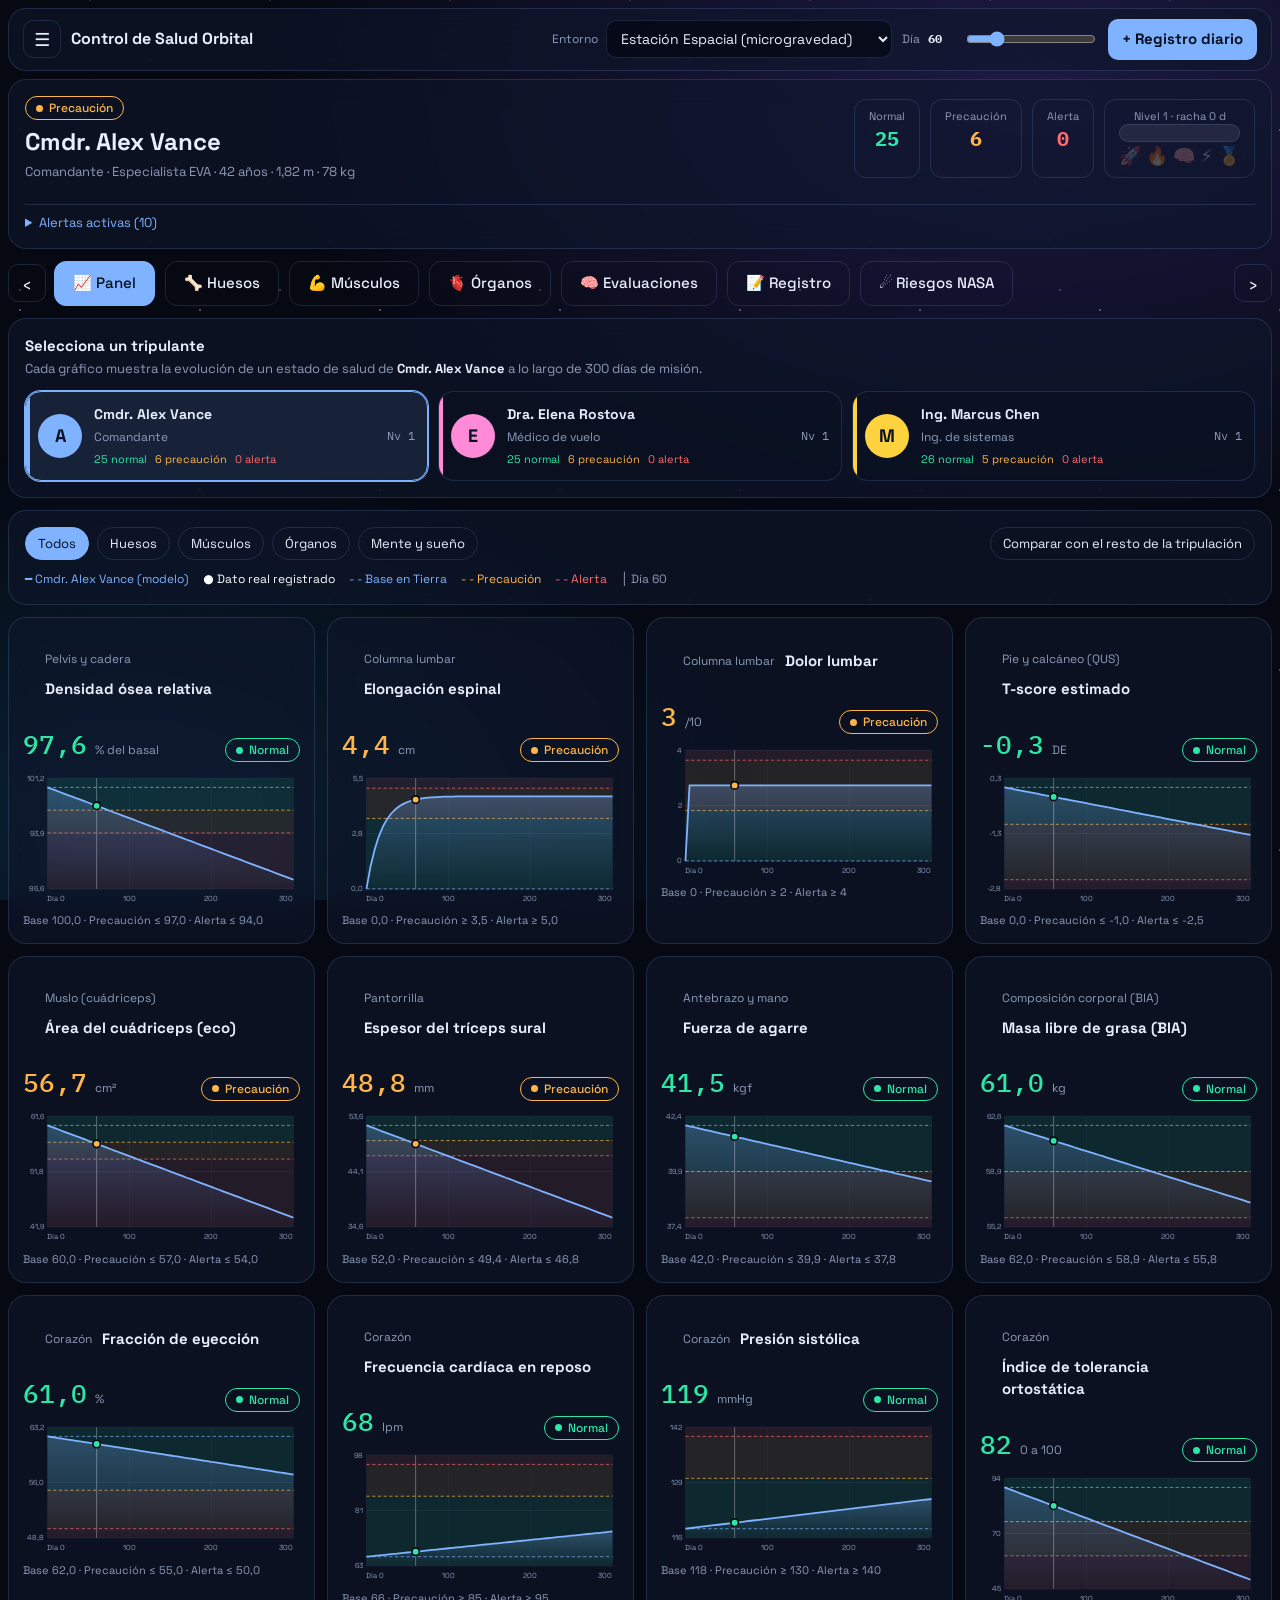
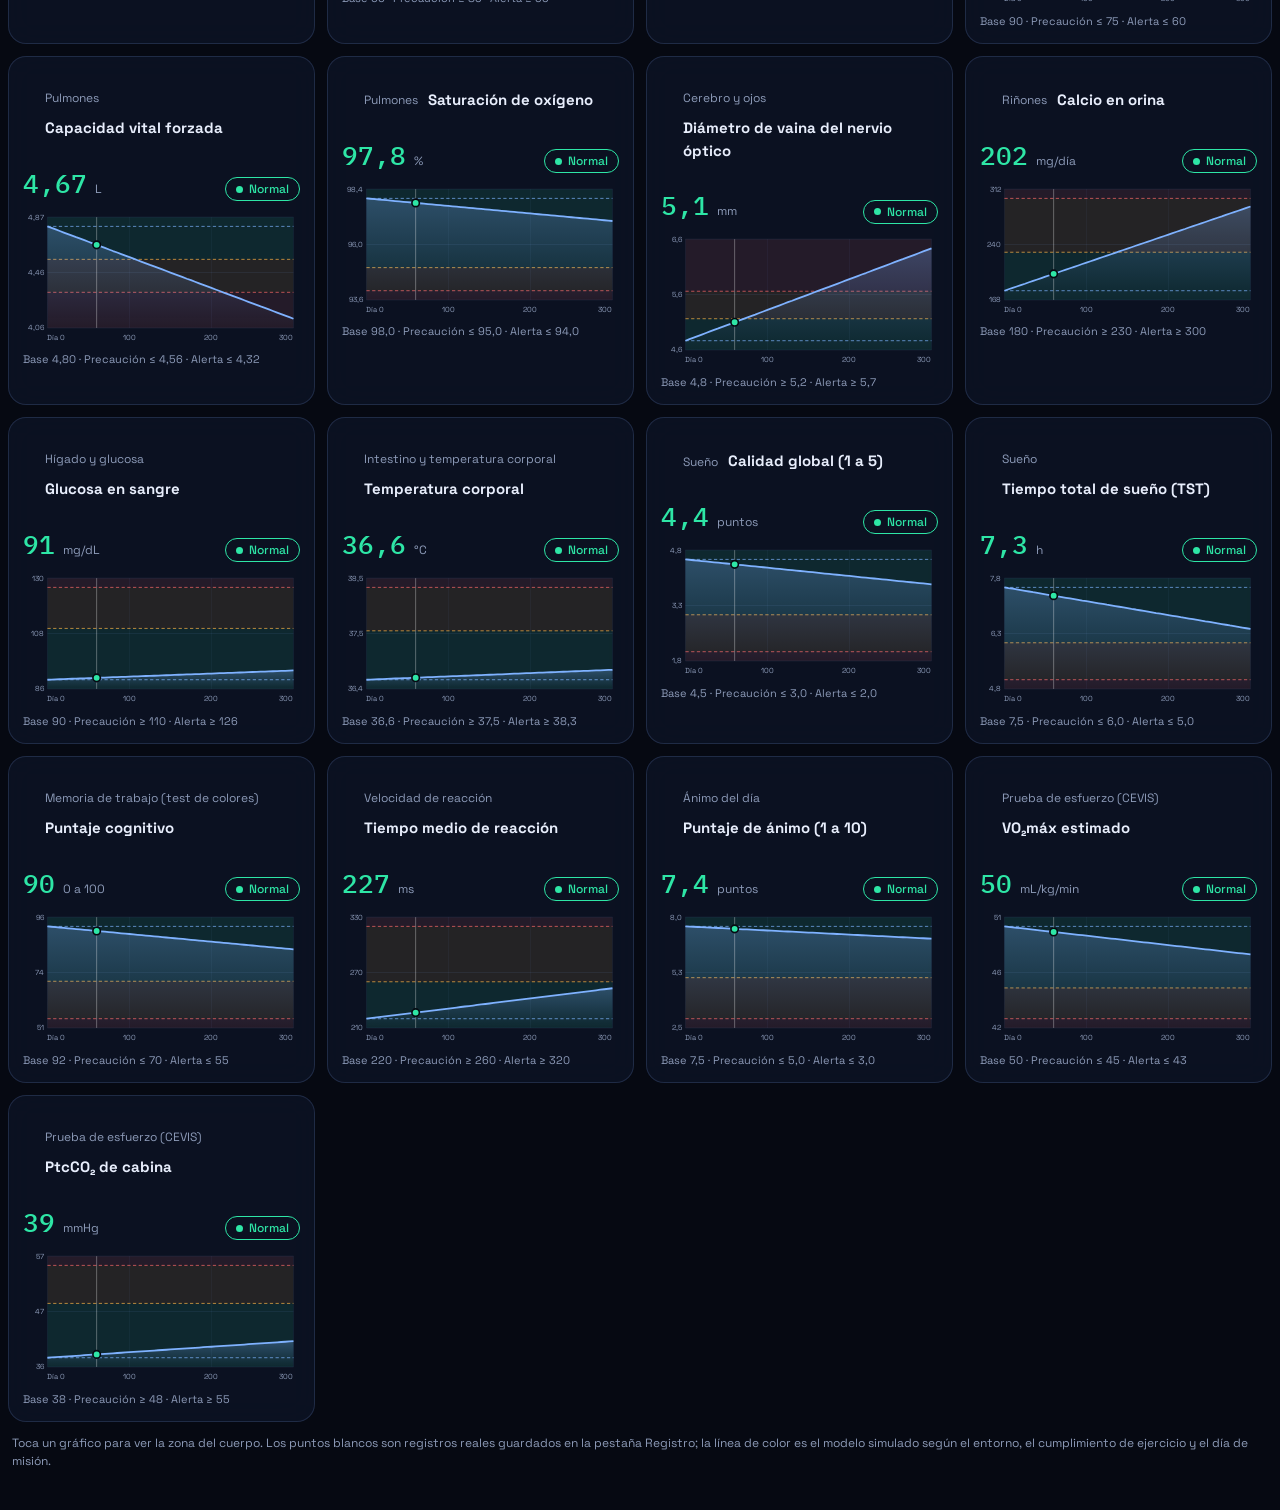
<file: index.html>
<!DOCTYPE html>
<html lang="es"><head><meta charset="UTF-8">
<meta name="viewport" content="width=device-width, initial-scale=1, viewport-fit=cover">
<title>Control de Salud Orbital</title>
<link href="https://fonts.googleapis.com/css2?family=Space+Grotesk:wght@400;500;700&family=IBM+Plex+Mono:wght@400;500&display=swap" rel="stylesheet">
<link rel="stylesheet" href="styles.css">
</head><body>
<div class="sky"><i></i><i></i></div><div id="tip" class="mono"></div><div id="toast"></div>
<header class="g"><button class="ib hb" id="hb" aria-label="Abrir menú de navegación" aria-expanded="false" aria-controls="drawer">☰</button><h1>Control de Salud Orbital</h1>
<label class="ctl xs">Entorno<select id="env"></select></label>
<label class="ctl">Día <b id="dd" class="mono" style="color:var(--tx);min-width:28px"></b><input type="range" id="day" min="0" max="300" aria-label="Día de misión"></label>
<button class="btn" id="log">+ Registro diario</button></header>
<div id="scrim"></div>
<div class="app"><aside id="drawer" class="g" aria-label="Menú de navegación"><div class="dh"><b class="mono">NAVEGACIÓN</b><button class="ib" id="dx" aria-label="Cerrar menú">✕</button></div><div class="mono sec">TRIPULACIÓN</div><div id="crew"></div><div class="mono sec">SECCIONES</div><nav id="nav" aria-label="Secciones de evaluación"></nav><div class="mono sec">SIMULACIÓN</div>
<label class="ctl" style="display:grid;margin-top:12px">Entorno de misión<select id="env2"></select></label>
<p id="envnote" style="font-size:12px;color:var(--mu)"></p>
<label class="ctl" style="display:grid;margin-top:8px">Cumplimiento de ejercicio <b id="adho" class="mono" style="color:var(--tx)"></b><input type="range" id="adh" min="0" max="100" step="5" style="width:100%"></label>
<label class="ctl" style="display:grid;margin-top:12px">Dolor lumbar (0 a 10) <b id="vaso" class="mono" style="color:var(--tx)"></b><input type="range" id="vas" min="0" max="10" step="1" style="width:100%"></label></aside>
<main class="main" style="display:grid;gap:12px"><section class="g hero" id="hero"></section>
<div class="rw"><button class="ib" data-r="tabs" data-d="-1" aria-label="Anterior">‹</button><div class="rail" id="tabs"></div><button class="ib" data-r="tabs" data-d="1" aria-label="Siguiente">›</button></div>
<div class="stage" id="stage"></div></main></div>
<dialog id="dlg"><div id="dbody"></div></dialog>
<script src="clinicalconfig.js"></script><script src="anatomy.js"></script><script src="apps.js"></script><script src="nav.js"></script>
</body></html>
</file>
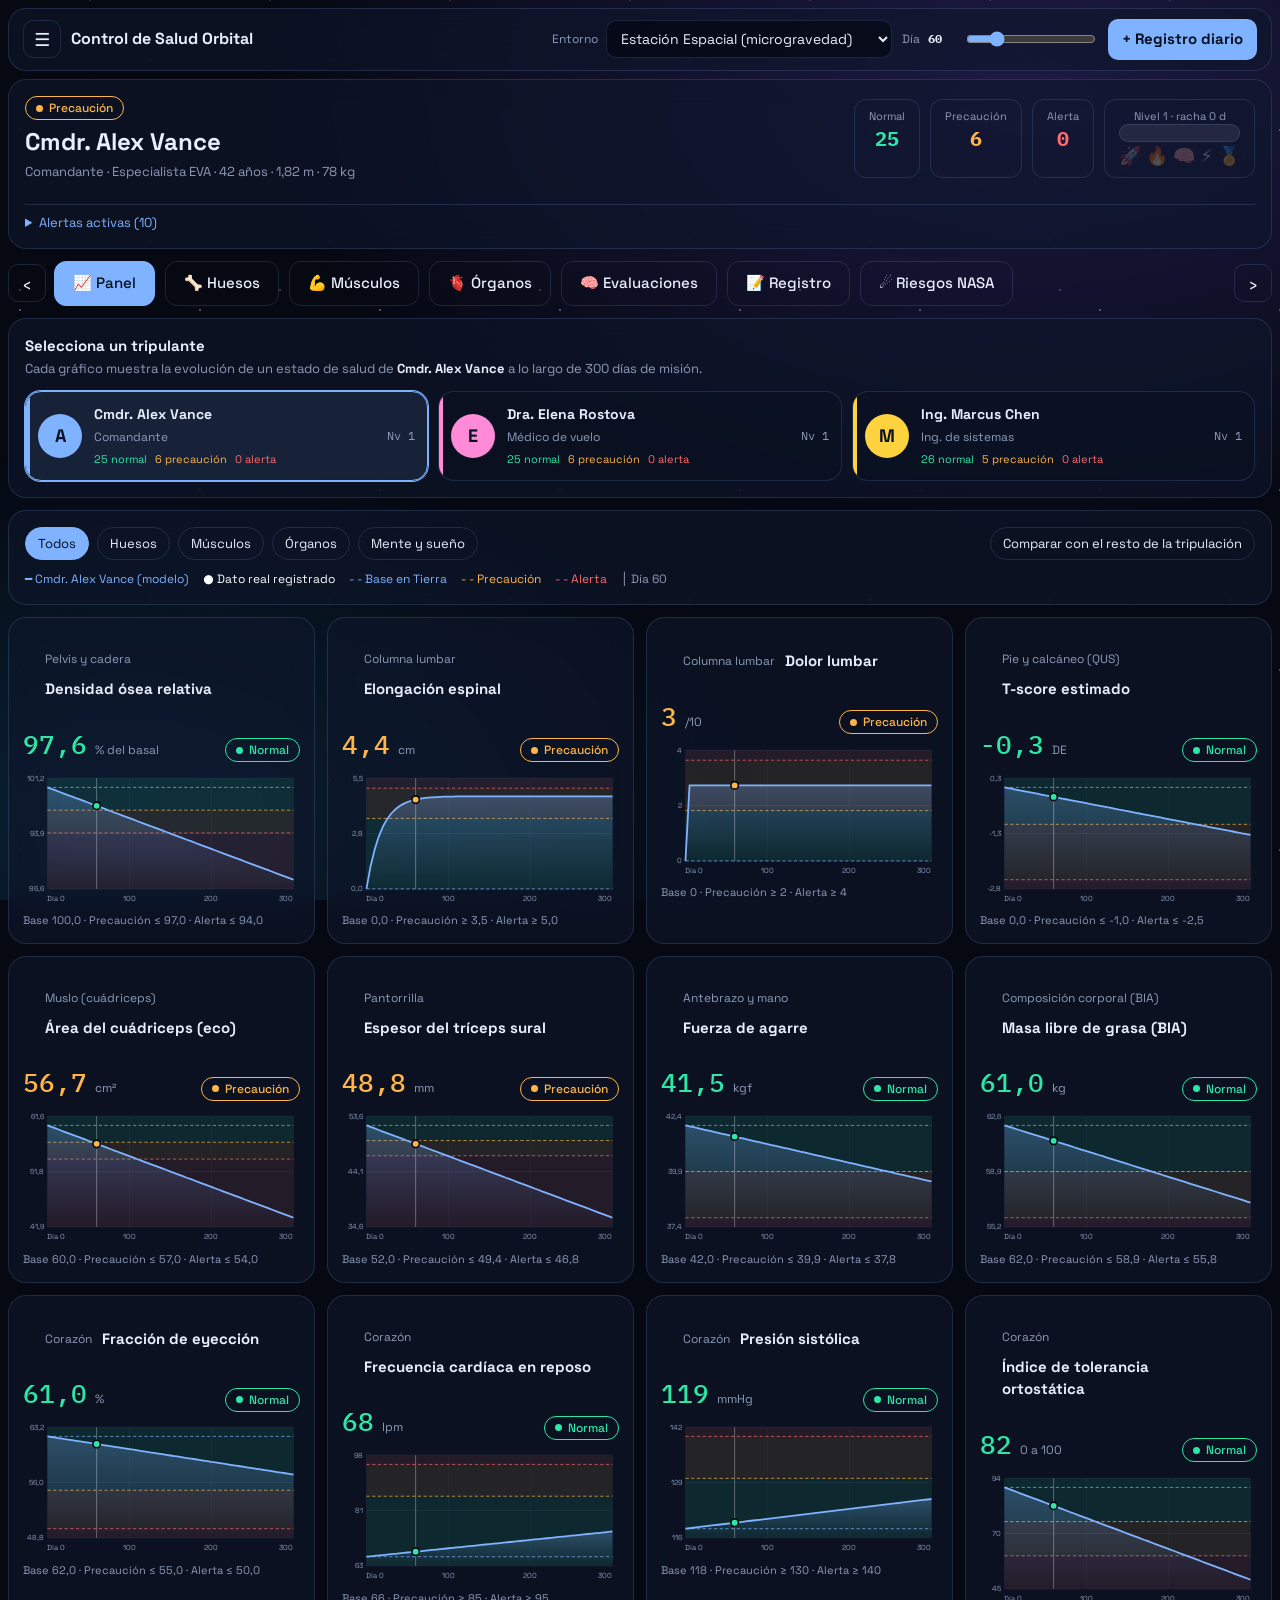
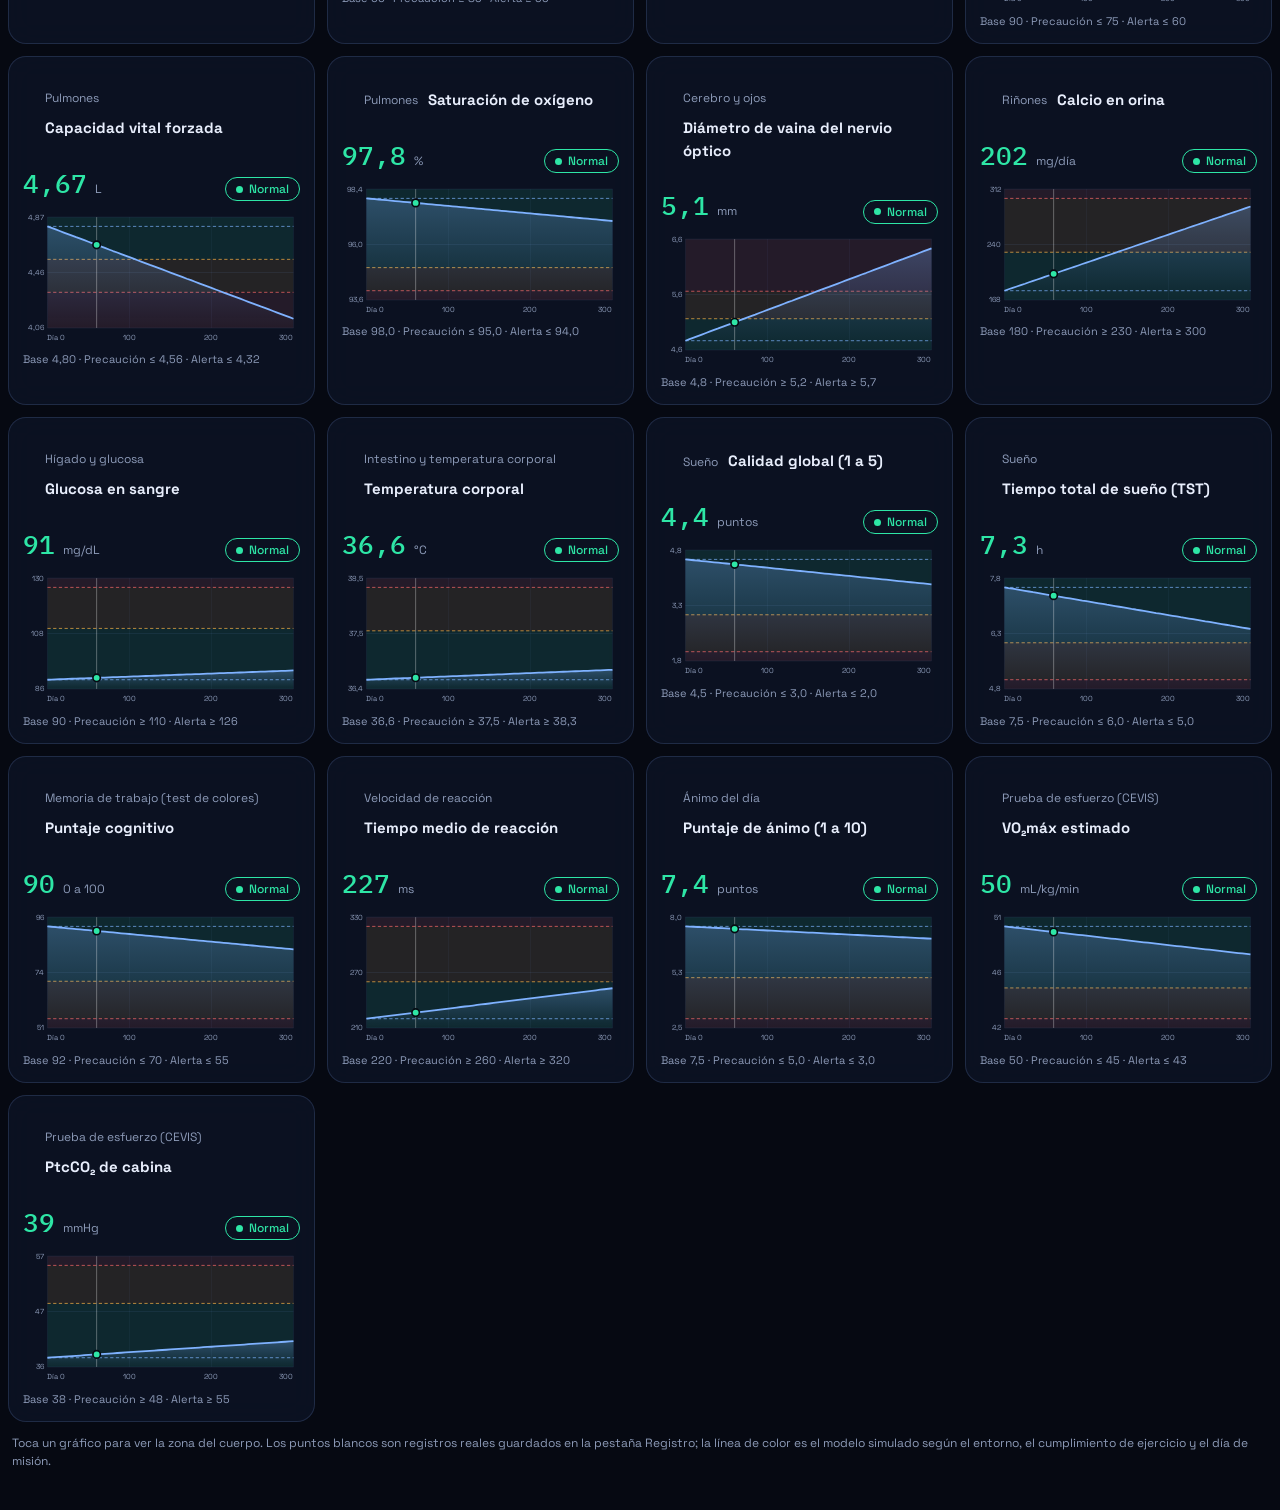
<file: control_salud_orbital_bundle.html>
<!DOCTYPE html>
<html lang="es"><head><meta charset="UTF-8">
<meta name="viewport" content="width=device-width, initial-scale=1, viewport-fit=cover">
<title>Control de Salud Orbital</title>
<link href="https://fonts.googleapis.com/css2?family=Space+Grotesk:wght@400;500;700&family=IBM+Plex+Mono:wght@400;500&display=swap" rel="stylesheet">
<style>
:root{--bg:#060912;--glass:rgba(16,24,44,.62);--line:rgba(140,180,255,.16);--tx:#e8eefc;--mu:#8d9bb8;--ac:#7fb2ff;--ok:#2ee6a6;--warn:#ffb547;--bad:#ff6b6b;color-scheme:dark;box-sizing:border-box;padding-top:env(safe-area-inset-top,0px);padding-bottom:env(safe-area-inset-bottom,0px)}
*{box-sizing:border-box}html{scroll-padding-top:env(safe-area-inset-top,0px)}
body{margin:0;background:var(--bg);color:var(--tx);font:400 15px/1.5 'Space Grotesk',system-ui,sans-serif;min-height:100vh}
.mono{font-family:'IBM Plex Mono',ui-monospace,monospace}
.sky{position:fixed;inset:0;z-index:0;pointer-events:none;background:radial-gradient(60% 50% at 80% 10%,rgba(90,70,200,.28),transparent),radial-gradient(50% 40% at 10% 90%,rgba(20,120,170,.22),transparent)}
.sky i{position:absolute;inset:-260px 0 0;background-image:radial-gradient(1.5px 1.5px at 20px 30px,#fff,transparent),radial-gradient(1px 1px at 90px 80px,#cfe0ff,transparent),radial-gradient(1.2px 1.2px at 150px 140px,#fff,transparent);background-size:180px 180px;opacity:.55;animation:drift 90s linear infinite}
.sky i+i{background-size:260px 260px;opacity:.35;animation-duration:150s}@keyframes drift{to{transform:translateY(260px)}}
.g{background:var(--glass);border:1px solid var(--line);border-radius:18px;backdrop-filter:blur(14px);-webkit-backdrop-filter:blur(14px)}
header{position:sticky;top:env(safe-area-inset-top,0px);z-index:30;display:flex;flex-wrap:wrap;gap:10px;align-items:center;padding:10px 14px;margin:8px;border-radius:16px}
header h1{font-size:16px;margin:0;font-weight:700;flex:1;min-width:140px}
.ctl{display:flex;align-items:center;gap:8px;font-size:12px;color:var(--mu)}
select,input,textarea{background:rgba(5,8,18,.7);color:var(--tx);border:1px solid var(--line);border-radius:10px;padding:8px 10px;font:inherit;font-size:14px;min-width:0}
select:focus,input:focus,textarea:focus,button:focus-visible,summary:focus-visible,.z:focus-visible{outline:2px solid var(--ac);outline-offset:2px}
input[type=range]{padding:0;accent-color:var(--ac);width:130px}button{font:inherit;color:var(--tx);cursor:pointer}
.btn{background:var(--ac);color:#06101f;border:0;border-radius:10px;padding:9px 14px;font-weight:700}.btn.o{background:transparent;color:var(--tx);border:1px solid var(--line)}.btn.sm{padding:5px 10px;font-size:13px}
.ib{background:transparent;border:1px solid var(--line);border-radius:10px;width:38px;height:38px;font-size:18px}
.app{position:relative;z-index:1;max-width:1320px;margin:0 auto;padding:0 8px 40px;display:grid;gap:12px}
#drawer{position:fixed;z-index:40;inset:0 auto 0 0;width:340px;max-width:90vw;overscroll-behavior:contain;transform:translateX(-105%);transition:transform .3s;padding:16px;border-radius:0 18px 18px 0;background:rgba(8,12,26,.95);overflow:auto}
#drawer.open{transform:none}#scrim{position:fixed;inset:0;z-index:35;background:rgba(0,0,0,.55);display:none}#scrim.on{display:block}
.crew{display:flex;gap:10px;align-items:center;width:100%;text-align:left;padding:10px;margin-bottom:8px;border-radius:14px;background:transparent;border:1px solid var(--line)}.crew.on{background:rgba(127,178,255,.14);border-color:var(--ac)}.crew b{display:block;font-size:14px}.crew span{font-size:12px;color:var(--mu)}
.av{width:36px;height:36px;border-radius:50%;display:grid;place-items:center;background:linear-gradient(135deg,#2b4fa8,#6a4fd8);font-weight:700;flex:none}
.hero{padding:16px;display:flex;flex-wrap:wrap;gap:14px;justify-content:space-between;align-items:center}.hero h2{margin:4px 0 2px;font-size:24px}.hero p{margin:0;color:var(--mu);font-size:13px}
.kp{display:flex;gap:10px;flex-wrap:wrap}.kp div{padding:8px 14px;border-radius:12px;border:1px solid var(--line);text-align:center}.kp small{display:block;color:var(--mu);font-size:11px}.kp b{font-size:20px}
.xp{height:6px;border-radius:9px;background:rgba(255,255,255,.08);overflow:hidden;min-width:120px}.xp i{display:block;height:100%;background:linear-gradient(90deg,#7fb2ff,#9b6bff)}
.bd{display:inline-flex;align-items:center;gap:6px;font-size:12px;padding:2px 10px;border-radius:99px;border:1px solid currentColor;font-weight:500}.bd:before{content:"";width:7px;height:7px;border-radius:50%;background:currentColor}
.t0{color:var(--ok)}.t1{color:var(--warn)}.t2{color:var(--bad)}.t3{color:#7b869e}
.rail{display:flex;gap:10px;overflow-x:auto;scroll-snap-type:x mandatory;scrollbar-width:none;-webkit-overflow-scrolling:touch}.rail::-webkit-scrollbar{display:none}.rail>*{scroll-snap-align:start;flex:none}
.rw{display:flex;align-items:center;gap:8px}.rw .rail{flex:1}.rw .ib{display:none}@media(min-width:900px){.rw .ib{display:block}}
.tab{padding:10px 18px;border-radius:12px;border:1px solid var(--line);background:transparent;font-weight:500;white-space:nowrap}.tab.on{background:var(--ac);color:#06101f;border-color:var(--ac)}
.stage{display:grid;gap:12px}.stage.anim>*{animation:in .4s ease}@keyframes in{from{opacity:0;transform:translateY(8px)}}
.pn{padding:16px}.svgw{display:grid;place-items:center;border-radius:14px;min-height:380px;position:relative}
svg.body{width:100%;max-width:270px;height:auto}.sil-a *{fill:none;stroke:#9ec5ff;stroke-opacity:.6;stroke-width:3;stroke-linejoin:round}.sil-b *{fill:#0a1128;stroke:none}.sil-c *{fill:url(#bs);fill-opacity:.26;stroke:none}
.gh{pointer-events:none}.gh .f{fill:rgba(190,215,255,.07);stroke:rgba(190,215,255,.2);stroke-width:.6}.gh .s{fill:none;stroke:rgba(190,215,255,.18)}.gh .d,.gh .k{fill:none;stroke:none}
.rings circle{fill:none;stroke:rgba(127,178,255,.14);stroke-dasharray:2 5}.scan{fill:rgba(127,178,255,.35);animation:scan 5s linear infinite}@keyframes scan{from{transform:translateY(0)}to{transform:translateY(470px)}}
.z{cursor:pointer;transition:color .4s,filter .4s}.z .f{fill:currentColor;fill-opacity:.62;stroke:rgba(5,8,18,.55);stroke-width:.7}.z .s{fill:none;stroke:currentColor;stroke-width:2.4;stroke-linecap:round;stroke-opacity:.9}.z .d{fill:none;stroke:rgba(5,8,18,.6);stroke-width:.9;stroke-linecap:round;pointer-events:none}.z .k{fill:#060912;fill-opacity:.85;pointer-events:none}
.z.s0{color:var(--ok);filter:drop-shadow(0 0 3px rgba(46,230,166,.6))}.z.s1{color:var(--warn);filter:drop-shadow(0 0 3px rgba(255,181,71,.7))}.z.s2{color:var(--bad);filter:drop-shadow(0 0 4px rgba(255,107,107,.85))}.z.s3{color:#6d788f;filter:none}
.z.sel .f{stroke:#fff;stroke-width:1.2;fill-opacity:.88}.z.sel{filter:drop-shadow(0 0 2px #fff) drop-shadow(0 0 7px currentColor)}.z:hover{opacity:.82}
#tip{position:fixed;z-index:60;pointer-events:none;padding:6px 10px;border-radius:10px;font-size:12px;background:rgba(5,8,18,.95);border:1px solid var(--line);display:none;white-space:nowrap}
.card{width:240px;padding:14px;border-radius:16px;border:1px solid var(--line);background:rgba(10,16,32,.55);text-align:left;display:block}.card.sel{border-color:var(--ac);box-shadow:0 0 0 1px var(--ac)}.card small{color:var(--mu)}.card .v{font-size:24px;font-weight:700;margin:4px 0}.card .v em{font-style:normal;font-size:12px;color:var(--mu);font-weight:400}
.bar{height:6px;border-radius:9px;background:rgba(255,255,255,.08);overflow:hidden;margin:8px 0}.bar i{display:block;height:100%;border-radius:9px;background:currentColor;transition:width .5s}
.src{font-size:11px;padding:1px 8px;border-radius:6px;background:rgba(127,178,255,.15);color:var(--ac);font-style:normal}.src.r{background:var(--ac);color:#06101f;font-weight:700}
details{border-top:1px solid var(--line);padding-top:8px;margin-top:8px}summary{cursor:pointer;color:var(--ac);font-size:13px}details p{color:var(--mu);font-size:13px;margin:6px 0}
.lg{display:flex;gap:14px;flex-wrap:wrap;font-size:12px;color:var(--mu);margin-top:4px}
.pl{display:grid;gap:6px;margin:8px 0}.pr{display:grid;grid-template-columns:1fr auto;gap:2px 10px;text-align:left;padding:8px 10px;border-radius:10px;border:1px solid var(--line);background:transparent;font-size:13px}.pr.on{border-color:var(--ac);background:rgba(127,178,255,.1)}.pr>span:last-child{grid-column:1/-1}.pr em{font-style:normal;font-size:11px;color:var(--mu)}
.two{display:grid;gap:12px}@media(min-width:900px){.two.fig{grid-template-columns:320px 1fr}}
@media(max-width:899px){.xs{display:none}}
dialog{border:1px solid var(--line);border-radius:18px;background:#0a1020;color:var(--tx);padding:18px;width:min(620px,94vw);max-height:92vh}dialog::backdrop{background:rgba(0,0,0,.7)}
.fg{display:grid;grid-template-columns:1fr 1fr;gap:10px}.fg label{font-size:12px;color:var(--mu);display:grid;gap:4px}.w{grid-column:1/-1}
.row{display:flex;gap:8px;flex-wrap:wrap;align-items:center}.chip{padding:6px 12px;border-radius:99px;border:1px solid var(--line);background:transparent;font-size:13px}.chip.on{background:var(--ac);color:#06101f;border-color:var(--ac)}
.sw{display:grid;grid-template-columns:repeat(5,1fr);gap:8px;margin:12px 0}.sw button{aspect-ratio:1;border-radius:14px;border:2px solid transparent;font-weight:700;color:#06101f}
.big{min-height:170px;border-radius:18px;display:grid;place-items:center;text-align:center;font-size:28px;font-weight:700;user-select:none;touch-action:manipulation;padding:12px}
table.tb{width:100%;border-collapse:collapse;font-size:12px}.tb td,.tb th{padding:6px 8px;border-top:1px solid var(--line);text-align:left;vertical-align:top}.tb th{color:var(--mu);font-weight:500}
.alert{padding:8px 12px;border-radius:12px;border:1px solid currentColor;margin:8px 0;font-size:13px}
#toast{position:fixed;left:50%;bottom:calc(20px + env(safe-area-inset-bottom,0px));transform:translateX(-50%);background:var(--ok);color:#042;padding:8px 16px;border-radius:99px;font-weight:700;opacity:0;transition:opacity .3s;z-index:70;pointer-events:none}#toast.on{opacity:1}
a{color:var(--ac)}@media(prefers-reduced-motion:reduce){*{animation:none!important;transition:none!important}}
/* ---- panel: selector de tripulante y cuadrícula de gráficos ---- */
.ccw{display:grid;gap:10px;margin-top:12px;grid-template-columns:repeat(auto-fit,minmax(240px,1fr))}
.cc{display:flex;align-items:center;gap:12px;text-align:left;padding:12px;border-radius:16px;border:1px solid var(--line);background:rgba(10,16,32,.5);position:relative;overflow:hidden}
.cc:before{content:"";position:absolute;left:0;top:0;bottom:0;width:4px;background:var(--cc)}
.cc.on{border-color:var(--cc);background:rgba(127,178,255,.1);box-shadow:0 0 0 1px var(--cc)}
.cc .av{width:44px;height:44px;font-size:18px}.ci{flex:1;min-width:0}.ci b{display:block;font-size:14px}.ci>span{font-size:12px;color:var(--mu)}
.mini{display:flex;gap:8px;flex-wrap:wrap;margin-top:4px}.mini i{font-style:normal;font-size:11px}.lv{font-size:12px;color:var(--mu)}
.cg{display:grid;gap:12px;grid-template-columns:repeat(auto-fill,minmax(300px,1fr))}
.gc{background:var(--glass);border:1px solid var(--line);border-radius:18px;padding:14px;cursor:pointer;backdrop-filter:blur(14px);-webkit-backdrop-filter:blur(14px);display:grid;gap:6px;align-content:start;transition:border-color .2s}
.gc:hover,.gc:focus-visible{border-color:var(--ac)}.gc header small{display:block;color:var(--mu);font-size:12px}.gc header b{font-size:15px}
.gv{display:flex;align-items:baseline;gap:8px;flex-wrap:wrap}.gv .mono{font-size:26px;font-weight:500}.gv em{font-style:normal;font-size:12px;color:var(--mu)}.gv .bd{margin-left:auto}
.gc footer{display:flex;justify-content:space-between;gap:8px;font-size:11px;color:var(--mu);flex-wrap:wrap}
/* ---- registro por zona ---- */
.rf{display:block;font-size:11px;color:var(--mu);margin-top:2px}.rf .bd{font-size:10px;padding:0 7px}
.zc{display:inline-flex;align-items:center;gap:6px;font-size:12px}.zc i{font-style:normal}
.tb tr.cur td{background:rgba(127,178,255,.1)}.tb .chip{padding:2px 10px;font-size:12px}
#regform .fg label{align-content:start}
@media(max-width:560px){.fg{grid-template-columns:1fr}.cg{grid-template-columns:1fr}}

.app>*,.main>*,.rw .rail{min-width:0}.main{min-width:0}.gc,.cc{min-width:0}
.two>*{min-width:0}@media(min-width:900px){.two.fig{grid-template-columns:320px minmax(0,1fr)}}
.stage,.main{grid-template-columns:minmax(0,1fr)}.stage>*{min-width:0}

/* ---- vistas (v-if), drawer jerárquico y navegación ---- */
.view{display:grid;gap:12px;min-width:0}.view [id],#insp,#regform{scroll-margin-top:calc(env(safe-area-inset-top,0px) + 96px)}
html.lock{overflow:hidden}#drawer[inert]{visibility:hidden;transition:transform .3s,visibility 0s .3s}
.dh{display:flex;justify-content:space-between;align-items:center;margin-bottom:4px}.dh b{color:var(--mu);font-size:12px;letter-spacing:.08em}
.sec{color:var(--mu);font-size:12px;margin:14px 0 8px;letter-spacing:.08em}
#nav{display:grid;gap:6px}.ng{border:1px solid var(--line);border-radius:14px;overflow:hidden}.ng.cur{border-color:var(--ac)}
.ngh{display:flex;align-items:center;gap:10px;width:100%;min-height:46px;padding:8px 12px;background:transparent;border:0;text-align:left}
.ngh b{flex:1;font-size:14px;font-weight:500}.ngh em{font-style:normal;color:var(--mu);transition:transform .2s}.ng.open .ngh em{transform:rotate(90deg)}
.ng ul{list-style:none;margin:0;padding:0 6px 6px;display:none}.ng.open ul{display:grid;gap:2px}
.nl{display:flex;justify-content:space-between;align-items:center;gap:8px;width:100%;min-height:42px;padding:8px 12px;border:0;border-radius:10px;background:transparent;text-align:left;font-size:13px}
.nl:hover{background:rgba(127,178,255,.08)}.nl.on{background:rgba(127,178,255,.18);box-shadow:inset 2px 0 var(--ac)}.nl i,.ngh i{font-style:normal;font-size:10px}

</style>
</head><body>
<div class="sky"><i></i><i></i></div><div id="tip" class="mono"></div><div id="toast"></div>
<header class="g"><button class="ib hb" id="hb" aria-label="Abrir menú de navegación" aria-expanded="false" aria-controls="drawer">☰</button><h1>Control de Salud Orbital</h1>
<label class="ctl xs">Entorno<select id="env"></select></label>
<label class="ctl">Día <b id="dd" class="mono" style="color:var(--tx);min-width:28px"></b><input type="range" id="day" min="0" max="300" aria-label="Día de misión"></label>
<button class="btn" id="log">+ Registro diario</button></header>
<div id="scrim"></div>
<div class="app"><aside id="drawer" class="g" aria-label="Menú de navegación"><div class="dh"><b class="mono">NAVEGACIÓN</b><button class="ib" id="dx" aria-label="Cerrar menú">✕</button></div><div class="mono sec">TRIPULACIÓN</div><div id="crew"></div><div class="mono sec">SECCIONES</div><nav id="nav" aria-label="Secciones de evaluación"></nav><div class="mono sec">SIMULACIÓN</div>
<label class="ctl" style="display:grid;margin-top:12px">Entorno de misión<select id="env2"></select></label>
<p id="envnote" style="font-size:12px;color:var(--mu)"></p>
<label class="ctl" style="display:grid;margin-top:8px">Cumplimiento de ejercicio <b id="adho" class="mono" style="color:var(--tx)"></b><input type="range" id="adh" min="0" max="100" step="5" style="width:100%"></label>
<label class="ctl" style="display:grid;margin-top:12px">Dolor lumbar (0 a 10) <b id="vaso" class="mono" style="color:var(--tx)"></b><input type="range" id="vas" min="0" max="10" step="1" style="width:100%"></label></aside>
<main class="main" style="display:grid;gap:12px"><section class="g hero" id="hero"></section>
<div class="rw"><button class="ib" data-r="tabs" data-d="-1" aria-label="Anterior">‹</button><div class="rail" id="tabs"></div><button class="ib" data-r="tabs" data-d="1" aria-label="Siguiente">›</button></div>
<div class="stage" id="stage"></div></main></div>
<dialog id="dlg"><div id="dbody"></div></dialog>
<script>
/* clinicalconfig.js — toda la configuración clínica. Agregar tripulantes, zonas o parámetros = añadir un objeto. */
"use strict";
const CREW=[
{id:"c1",name:"Cmdr. Alex Vance",role:"Comandante",bio:"Especialista EVA · 42 años · 1,82 m · 78 kg",age:42,sens:1,col:"#7fb2ff"},
{id:"c2",name:"Dra. Elena Rostova",role:"Médico de vuelo",bio:"Biología espacial · 38 años · 1,68 m · 62 kg",age:38,sens:1.12,col:"#ff8ad8"},
{id:"c3",name:"Ing. Marcus Chen",role:"Ing. de sistemas",bio:"Robótica y soporte · 35 años · 1,75 m · 70 kg",age:35,sens:.9,col:"#ffd23f"}];
const ENVS={iss:{n:"Estación Espacial (microgravedad)",k:1,fk:1,gz:1,lat:"0,3 s",note:"Órbita baja: microgravedad total, 16 amaneceres al día y comunicación casi inmediata con Tierra."},
mars:{n:"Tránsito a Marte (espacio profundo)",k:1.1,fk:1,gz:1,lat:"hasta 22 min",note:"Más radiación y retraso de comunicación: el tripulante debe autoevaluarse con autonomía."},
moon:{n:"Base lunar Artemis (1/6 g)",k:.5,fk:.3,gz:.2,lat:"1,3 s",note:"Gravedad parcial: la pérdida ósea y muscular es menor, pero hay polvo lunar y radiación."}};
const TABS=[{id:"panel",n:"Panel",ic:"📈",cm:""},
{id:"huesos",n:"Huesos",ic:"🦴",cm:"Protocolo ARED: sentadilla y peso muerto, bisfosfonatos y vitamina D. El cumplimiento de ejercicio se ajusta en el menú de tripulación."},
{id:"musculos",n:"Músculos",ic:"💪",cm:"Cicloergómetro y resistencia isoinercial (ARED) 45 min diarios."},
{id:"organos",n:"Órganos",ic:"🫀",cm:"Control de fluidos, sodio moderado y pantalones de presión negativa (LBNP)."},
{id:"mente",n:"Evaluaciones",ic:"🧠",cm:"Registro matutino de sueño, test de colores, reacción y ánimo; obligatorio antes de una EVA o acoplamiento."},
{id:"registro",n:"Registro",ic:"📝",cm:""},
{id:"riesgos",n:"Riesgos NASA",ic:"☄️",cm:""}];
const SN=["Normal","Precaución","Alerta","Sin sensor"];
/* ---- helpers de modelo fisiológico ---- */
const clamp=(x,a,b)=>Math.min(b,Math.max(a,x));
const P=(id,n,u,base,v,dir,y,r,d=1,x={})=>({id,n,u,base,v,dir,y,r,d,...x});
const dens=r=>P("dens","Densidad ósea relativa","% del basal",100,c=>100-r*c.m*c.f*c.k,"lt",97,94);
const load=()=>P("load","Carga mecánica diaria","% de la meta",100,c=>c.d?55+45*c.adh:100,"lt",85,70,0);
const mus=(id,n,u,b,r,ty=.05,tr=.1,d=1)=>P(id,n,u,b,c=>b*(1-r/100*c.m*c.f*c.k),"lt",b*(1-ty),b*(1-tr),d);
const mt=(id,n,u,b,r,dir,y,rd,d=1)=>P(id,n,u,b,c=>b*(1+r/100*c.m*c.f*c.k),dir,y,rd,d);
const fl=(id,n,u,b,r,dir,y,rd,d=1)=>P(id,n,u,b,c=>b*(1+r/100*c.m*c.fk),dir,y,rd,d);
const ev0=(id,n,u,fn,y,r)=>P(id,n,u,0,fn,"gt",y,r,0);
const SI0=.67*85+.28*1600-420,buaF=c=>85*(1-.012*c.m*c.f*c.k),sosF=c=>1600*(1-.0015*c.m*c.f*c.k),siF=c=>.67*buaF(c)+.28*sosF(c)-420,tF=c=>(siF(c)-SI0)/8,zF=c=>tF(c)+.4,lossF=c=>(SI0-siF(c))/SI0*100;
const fiF=c=>clamp(Math.round(6+5*Math.max(0,lossF(c))+14*Math.max(0,-(zF(c)+.5))),0,100),dH=(c)=>4.6*(1-Math.exp(-c.d/18))*c.gz;
const Z=(tab,id,n,txt,p,src,sys)=>({tab,id,n,txt,p,sys:sys||tab,src});
const BS="Modelo de pérdida ósea: ultrasonido del calcáneo (QUS), carga plantar y ARED.",MS="Ecografía muscular, dinamómetro y rendimiento en el ARED.",NO="Este órgano todavía no tiene sensor ni parámetros definidos. Se incorpora sumando una variable a su lista.";
const ZONES=[
Z("huesos","craneo","Cráneo y mandíbula","El cráneo no soporta peso, por eso casi no pierde densidad. Lo que sí se vigila es la presión dentro de la cabeza (ver Órganos, Cerebro y ojos).",[dens(0)],BS),
Z("huesos","cervical","Columna cervical","Las vértebras del cuello cargan poco peso incluso en la Tierra, así que pierden poca densidad.",[dens(.3)],BS),
Z("huesos","toracica","Columna torácica","Se mantiene bastante estable porque se apoya en la caja torácica.",[dens(.5)],BS),
Z("huesos","lumbar","Columna lumbar","En microgravedad los discos entre las vértebras absorben líquido y se expanden: la columna se alarga unos centímetros y puede doler la zona lumbar. Además las vértebras pierden carga y densidad.",[dens(1.2),P("dh","Elongación espinal","cm",0,c=>dH(c),"gt",3.5,5),P("dhp","Ganancia de estatura","%",0,c=>dH(c)/175*100,"gt",2,3),P("disc","Altura del disco L4-L5","mm",10.5,c=>10.5*(1+.028*dH(c)),"gt",11.55,12.08),P("lord","Ángulo de lordosis lumbar","°",50,c=>50*(1-.055*dH(c)),"lt",42.5,35,0),P("vas","Dolor lumbar","/10",0,c=>c.d?c.vas:0,"gt",2,4,0)],BS),
Z("huesos","costillas","Costillas y esternón","Las costillas se mueven con cada respiración, por eso conservan mejor su densidad.",[dens(.2)],BS),
Z("huesos","humero","Hombros y brazos (clavícula, escápula, húmero)","Los brazos no soportan peso en órbita, pero se usan en las caminatas espaciales y en el ejercicio resistivo.",[dens(.3)],BS),
Z("huesos","antebrazo","Antebrazo y mano","Radio, cúbito y huesos de la mano pierden poca densidad. Se controla la fatiga por el uso del traje de actividad extravehicular.",[dens(.3)],BS),
Z("huesos","pelvis","Pelvis y cadera","La pelvis normalmente sostiene todo el peso del cuerpo. Sin gravedad es una de las zonas que más hueso pierde, entre 1 % y 2 % por mes sin contramedidas.",[dens(1.6)],BS),
Z("huesos","femur","Fémur y rótula","Es el hueso más largo y carga peso al caminar. En órbita se adelgaza si no se compensa con ejercicio resistivo.",[dens(1.3),load()],BS),
Z("huesos","tibia","Tibia y peroné","Reciben el impacto de cada paso en la Tierra. En flotación esa carga desaparece y el hueso empieza a reabsorberse.",[dens(1.1),load()],BS),
Z("huesos","pie","Pie y calcáneo (QUS)","El talón se mide con ultrasonido cuantitativo porque es hueso esponjoso muy activo. La velocidad y la atenuación de la onda cambian cuando las trabéculas se adelgazan.",[P("si","Índice de rigidez (SI)","índice",SI0,siF,"lt",SI0*.97,SI0*.92),P("sos","Velocidad del sonido (SOS)","m/s",1600,sosF,"lt",1576,1568,0),P("bua","Atenuación de banda ancha (BUA)","dB/MHz",85,buaF,"lt",80.75,78.2),P("t","T-score estimado","DE",0,tF,"lt",-1,-2.5),P("z","Z-score estimado","DE",.4,zF,"lt",-.5,-1),P("fi","Índice de fragilidad","0 a 100",6,fiF,"gt",25,50,0),load()],BS),
Z("musculos","hombros","Pectoral y hombros","El deltoides y el pectoral trabajan poco sin gravedad, pero se mantienen mejor que las piernas.",[mus("delt","Espesor del deltoides","mm",28,.9),mus("pec","Espesor del pectoral mayor","mm",22,.9)],MS),
Z("musculos","brazos","Brazos (bíceps y tríceps)","Bíceps y tríceps pierden poca masa porque se usan para desplazarse y ejercitarse.",[mus("bic","Espesor del bíceps","mm",30,.7),mus("tri","Espesor del tríceps","mm",26,.8)],MS),
Z("musculos","antebrazom","Antebrazo y mano","La fuerza de agarre se mide con dinamómetro y se compara con el valor previo al vuelo. El traje espacial agrega fatiga.",[mus("grip","Fuerza de agarre","kgf",42,.8),mus("fle","Espesor de flexores","mm",24,.6)],MS),
Z("musculos","core","Abdomen y espalda","Los músculos que sostienen la postura trabajan menos sin gravedad y pierden tono.",[mus("rec","Espesor del recto abdominal","mm",11,2),mus("ere","Espesor de erectores espinales","mm",30,1.8)],MS),
Z("musculos","cadera","Cadera y glúteos","El glúteo mayor es de los que más se activan al caminar en la Tierra y de los que más pierden en órbita.",[mus("glu","Espesor del glúteo mayor","mm",28,2.6)],MS),
Z("musculos","muslo","Muslo (cuádriceps)","El cuádriceps es el gran músculo antigravitatorio. Si el área de corte baja de 60 a 52 cm² en tres meses, el software calcula el porcentaje de cambio y avisa.",[mus("quad","Área del cuádriceps (eco)","cm²",60,3.6),mus("isq","Área de isquiotibiales (eco)","cm²",34,2.6),mus("ared","Repeticiones en ARED (sentadilla, 80 kgf)","rep",15,3,.1,.2)],MS),
Z("musculos","pantorrilla","Pantorrilla","Sóleo y gastrocnemio sostienen el cuerpo de pie y son los que más rápido se atrofian en microgravedad.",[mus("sur","Espesor del tríceps sural","mm",52,4),mus("tal","Elevación de talones (rep)","rep",25,3.5,.1,.2)],MS),
Z("musculos","bia","Composición corporal (BIA)","La bioimpedancia, con electrodos en manos y pies, estima la masa libre de grasa y el agua corporal total; separa pérdida muscular de cambios de líquidos.",[mus("ffm","Masa libre de grasa (BIA)","kg",62,1.1),P("tbw","Agua corporal total (BIA)","L",45,c=>45*(1-.01*c.m*c.fk),"none",0,0)],"Bioimpedancia eléctrica."),
Z("organos","cerebro","Cerebro y ojos","En microgravedad los líquidos suben hacia la cabeza. Esto puede aumentar la presión dentro del cráneo y deformar la parte posterior del ojo. Se mide la vaina del nervio óptico con ecografía oftálmica.",[fl("onsd","Diámetro de vaina del nervio óptico","mm",4.8,3.5,"gt",5.2,5.7)],"Ecografía oftálmica volumétrica.","Neuro-ocular"),
Z("organos","vasos","Cuello: yugular y carótida","La sangre se acumula en el cuello y la vena yugular puede estancarse, con riesgo de coágulos. Las arterias además se vuelven más rígidas.",[P("ijv","Estasis de la vena yugular","grado 1 a 4",1,c=>1+.012*c.d*c.fk,"gt",2,3),fl("stif","Rigidez carotídea","m/s",6,2,"gt",6.36,6.72,2)],"Ecografía vascular Doppler.","Cardiovascular"),
Z("organos","pulmones","Pulmones","Sin gravedad las vísceras abdominales suben y el diafragma se eleva: baja la capacidad residual. También se vigila el polvo en cabina y tras caminatas espaciales.",[fl("fvc","Capacidad vital forzada","L",4.8,-1.4,"lt",4.56,4.32,2),fl("fev1","Volumen espiratorio en 1 s","L",3.9,-1.1,"lt",3.7,3.51,2),fl("frc","Capacidad residual funcional","L",2.6,-2.8,"lt",2.21,2.08,2),fl("spo2","Saturación de oxígeno","%",98,-.1,"lt",95,94),fl("pi","Índice de perfusión","%",4,-4,"lt",1,.5)],"Espirometría y oximetría de pulso.","Respiratorio"),
Z("organos","corazon","Corazón","Sin gravedad el corazón trabaja menos y se achica un poco. También cambia la regulación de la presión al ponerse de pie, lo que causa mareos al volver a la gravedad.",[fl("lvef","Fracción de eyección","%",62,-.8,"lt",55,50),mt("lvm","Índice de masa del ventrículo izquierdo","g/m²",80,-2.5,"lt",74,72),fl("sv","Volumen sistólico","mL",78,-2.6,"lt",70,66.3),fl("hr","Frecuencia cardíaca en reposo","lpm",66,1.2,"gt",85,95,0),fl("hrv","Variabilidad de la frecuencia (RMSSD)","ms",52,-4,"lt",45,39,0),fl("ort","Índice de tolerancia ortostática","0 a 100",90,-4.5,"lt",75,60,0),fl("sbp","Presión sistólica","mmHg",118,.6,"gt",130,140,0),fl("dbp","Presión diastólica","mmHg",76,.5,"gt",85,90,0)],"Ecocardiografía, Holter, tensiómetro y prueba de presión negativa (LBNP).","Cardiovascular"),
Z("organos","higado","Hígado y glucosa","El hígado regula la glucosa. Aunque aún no tiene sensor propio, la glucosa capilar es un indicador básico de autoevaluación (estrés, nutrición y resistencia a la insulina).",[fl("glu","Glucosa en sangre","mg/dL",90,.4,"gt",110,126,0)],"Glucómetro capilar.","Metabólico"),
Z("organos","estomago","Estómago","\u200b"+NO,[],"Sin sensor.","Otro"),
Z("organos","rinones","Riñones","El hueso que se pierde libera calcio que los riñones eliminan por la orina. Junto con menos agua ingerida, sube el riesgo de cálculos renales.",[mt("cal","Calcio en orina","mg/día",180,8,"gt",230,300,0),fl("diu","Diuresis","L/día",2.4,-3,"lt",2,1.7)],"Ecografía renal y balance hídrico.","Renal"),
Z("organos","intestino","Intestino y temperatura corporal",NO+" La temperatura corporal sí se vigila como indicador básico de infección o estrés térmico.",[fl("temp","Temperatura corporal","°C",36.6,.05,"gt",37.5,38.3,1)],"Termómetro de oído o cutáneo.","Otro"),
Z("organos","vejiga","Vejiga","\u200b"+NO,[],"Sin sensor.","Otro"),
Z("mente","sueno","Sueño","Combina el anillo biométrico (actigrafía y PPG) con un autorreporte de 15 s. En órbita se duerme 6,0–6,5 h en vez de 8,5 h y cae el sueño profundo N3, clave para la hormona de crecimiento y la reparación ósea y muscular.",[fl("tst","Tiempo total de sueño (TST)","h",7.5,-1.5,"lt",6,5),fl("eff","Eficiencia del sueño","%",90,-.5,"lt",82,75,0),fl("n3","Sueño profundo N3","% del TST",20,-2,"lt",15,12,0),fl("rem","Sueño REM","% del TST",22,-1,"lt",18,15,0),fl("waso","Vigilia intra-sueño (WASO)","min",15,6,"gt",25,45,0),fl("nhrv","HRV nocturna (RMSSD)","ms",60,-1.5,"lt",54,48,0),fl("sq","Calidad global (1 a 5)","puntos",4.5,-1.5,"lt",3,2)],"Anillo biométrico (actigrafía triaxial y fotopletismografía) y autorreporte matutino.","Neurocognitivo"),
Z("mente","cognicion","Memoria de trabajo (test de colores)","Secuencia de 10 colores en menos de 45 s. Exige corteza prefrontal e hipocampo y es el primero en fallar por SANS, hipercapnia de cabina, falta de sueño o radiación. Puntaje de 0 a 100: 85+ óptimo, 70–84 normal, 55–69 deterioro leve, menos de 55 alerta crítica.",[fl("cog","Puntaje cognitivo","0 a 100",92,-1,"lt",70,55,0),fl("acc","Aciertos de posición","de 10",9.2,-1,"lt",8,7),fl("span","Racha sin error","pasos",8.5,-2,"lt",6,5),fl("lat","Latencia de inicio","ms",650,1,"gt",1000,1200,0),fl("itv","Intervalo entre toques","ms",480,1.5,"gt",560,624,0),ev0("lap","Lapsos atencionales","eventos",c=>Math.max(0,(c.d-120)/60),1,2)],"Test secuencial cromático inspirado en WinSCAT y bloques de Corsi.","Neurocognitivo"),
Z("mente","reaccion","Velocidad de reacción","Tres intentos tras el cambio de rojo a verde. El puntaje de 1 a 10 habilita caminatas espaciales con 6 o más y las bloquea con 4 o menos. Las salidas en falso restan 1 punto y un intento de más de 500 ms resta 2.",[fl("rt","Tiempo medio de reacción","ms",220,1.5,"gt",260,320,0),fl("fast","Mejor intento","ms",190,1.5,"gt",230,280,0),fl("rs","Puntaje de reacción (1 a 10)","puntos",8.5,-1,"lt",6,4),ev0("fs","Salidas en falso","eventos",c=>Math.max(0,(c.d-150)/70),1,2),ev0("rl","Intentos mayores a 500 ms","eventos",c=>Math.max(0,(c.d-180)/60),1,2)],"Adaptación de la tarea de vigilancia psicomotora (PVT) de la NASA.","Neurocognitivo"),
Z("mente","animo","Ánimo del día","Escala del 1 al 10 con etiquetas rápidas y bitácora de dos líneas. Con 3 o menos, o una caída de 4 puntos, se avisa de forma confidencial al equipo médico; 5 o 6 durante 7 días seguidos sugiere una videollamada con la familia.",[fl("mood","Puntaje de ánimo (1 a 10)","puntos",7.5,-.8,"lt",5,3)],"Autorreporte nocturno de menos de 30 s.","Emocional"),
Z("mente","esfuerzo","Prueba de esfuerzo (CEVIS)","Ergoespirometría en cicloergómetro: modo submáximo en órbita cada 15 a 21 días (se detiene al 85 % de FC máx. o RER 1,05) y máximo antes y después del vuelo. Se detiene sola con SpO₂ menor a 90 %, PtcCO₂ mayor a 55 mmHg, presión sistólica mayor a 220 mmHg o arritmia.",[mt("vo2","VO₂máx estimado","mL/kg/min",50,-.6,"lt",45,42.5,0),mt("awe","Eficiencia aeróbica del trabajo","mL O₂/min/W",10.2,.8,"gt",11.5,12.5),mt("pw","Potencia en umbral ventilatorio","W/kg",2.6,-1,"lt",2.4,2.29),mt("hrr","Recuperación de FC al minuto","lpm",22,-1.2,"lt",18,12,0),mt("borg","Esfuerzo percibido Borg (Etapa 2)","6 a 20",12,1.5,"gt",14,17,0),fl("co2","PtcCO₂ de cabina","mmHg",38,.8,"gt",48,55,0)],"Cicloergómetro con aislamiento de vibraciones y analizador de gases respiración a respiración.","Cardiopulmonar")];
/* ---- configuración de pruebas (PDF) ---- */
const MOOD=[[10,"Excelente","Con máxima energía, muy motivado y disfrutando la misión."],[9,"Muy bien","Optimista, activo y con muy buen ánimo frente a las tareas."],[8,"Bien","Tranquilo, enfocado y conforme con el trabajo del día."],[7,"Estable","Día equilibrado y normal, sin desgaste emocional."],[6,"Rutinario","Día repetitivo o en “piloto automático”, sin grandes emociones."],[5,"Plano / Aburrido","Sensación de monotonía, tedio o encierro leve."],[4,"Tenso / Nostálgico","Algo impaciente, sensible al entorno o extrañando casa."],[3,"Frustrado / Irritable","Estresado, con poca paciencia o ganas de aislarse."],[2,"Agotado","Sobrepasado por el cansancio mental o la carga de trabajo."],[1,"Muy mal","Angustia profunda, bloqueo emocional o malestar severo."]];
const TAGS=["Calma","Motivado","Rutina","Nostalgia","Cansado","Estrés"];
const REACT=[[190,10,"Excepcional","Alerta cortical máxima y respuesta ultrarrápida."],[215,9,"Óptimo alto","Excelente; apto para maniobras de alta precisión."],[240,8,"Óptimo","Rendimiento normal de un astronauta descansado."],[265,7,"Estable","Dentro del rango basal en órbita; sin fatiga."],[295,6,"Aceptable","Leve enlentecimiento, funcional para la rutina."],[325,5,"Fatiga leve","Atención reducida; vigilar sueño y CO₂."],[360,4,"Alerta amarilla","Enlentecimiento moderado; evitar tareas críticas sin supervisión."],[410,3,"Fatiga marcada","Requiere descanso antes de operar."],[480,2,"Alerta roja","Riesgo alto de error operativo."],[1e9,1,"Crítico","Bloqueo preventivo de actividades críticas o EVA."]];
const COG=[[85,"OPTIMAL","Memoria y velocidad intactas. Habilitado sin restricciones para operaciones críticas y EVA."],[70,"NORMAL_VARIATION","Leve oscilación dentro de tolerancia orbital. Mantener rutina y repetir en 24 h."],[55,"MILD_IMPAIRMENT","Deterioro leve o fatiga ejecutiva. Reasignar tareas de precisión; revisar sueño y ventilación."],[-1,"CRITICAL_ALERT","Déficit significativo. Bloqueo preventivo de tareas críticas y EVA; protocolo médico con Tierra."]];
const PALETTE=[["Rojo","#ff4d5a"],["Azul","#3d7bff"],["Verde","#2ee6a6"],["Amarillo","#ffd23f"],["Naranja","#ff8a3d"],["Violeta","#9b6bff"],["Cian","#27d8ee"],["Magenta","#ff4fd8"],["Blanco","#f2f5ff"],["Lima","#b6f23a"]];
const CPET=[["0. Reposo basal","3 min","0 W","0 rpm","Calibra el analizador y captura VO₂, VCO₂, FC, TA, SpO₂ y PtcCO₂ en reposo."],["1. Calentamiento","3 min","50 W","60–70 rpm","Activación muscular y cinética inicial de VO₂."],["2. Etapa 1 · aeróbica ligera","3 min","100 W","70–80 rpm","Metabolismo aeróbico puro (RER 0,85–0,90)."],["3. Etapa 2 · moderada","3 min","150 W","75–85 rpm","Detección del umbral ventilatorio 1 (VT1)."],["4. Etapa 3 · intensa","3 min","200 W","80–90 rpm","Transición aeróbica-anaeróbica; límite habitual del protocolo submáximo."],["5. Etapa 4+ · carga pico","2 min/escalón","+25 W","80–95 rpm","Solo en modo máximo, hasta agotamiento (RER ≥ 1,10)."],["6. Recuperación activa","3 min","40–50 W","50–60 rpm","Lavado de lactato y prevención de estancamiento venoso."],["7. Recuperación pasiva","2 min","0 W","0 rpm","Mide la recuperación de la FC (HRR) y normaliza los gases."]];
const cpetCheck=i=>{const r=[],fmax=208-.7*i.age;
if(i.hr>=.85*fmax)r.push(`FC ${i.hr} lpm ≥ 85 % de la FC máx. calculada (${Math.round(.85*fmax)} lpm)`);
if(i.spo2<90||i.spo2<i.spo2b*.96)r.push("Desaturación de oxígeno (SpO₂ menor a 90 % o caída de más del 4 % del basal)");
if(i.ptc>55)r.push("PtcCO₂ mayor a 55 mmHg: reinhalación de CO₂ alrededor del tripulante");
if(i.sbp>220||i.dbp>115||(i.sbpPrev&&i.sbpPrev-i.sbp>10))r.push("Respuesta hipertensiva o hipotensiva");
if(i.sym)r.push("Arritmia, depresión del ST o síntoma clínico (mareo, dolor torácico, calambres)");return r};
const sleepObj=s=>{const a=s.tst>=7?5:s.tst>=6.5?4:s.tst>=5.8?3:s.tst>=5?2:1,b=s.eff>88?5:s.eff>=82?4:s.eff>=75?3:s.eff>=65?2:1,c=s.n3>18?5:s.n3>=15?4:s.n3>=12?3:s.n3>=10?2:1;let o=Math.round((a+b+c)/3);if(s.waso>45)o=Math.min(o,2);return clamp(o,1,5)};
const SLEEP_CAT=["","Crítica (privación)","Deficiente","Regular","Buena","Óptima (reparadora)"];
const NO_RISK=0;
/* ---- 5 peligros del Programa de Investigación Humana de la NASA ---- */
const HAZARDS=[
{n:"Radiación espacial",ic:"☢️",eff:"Daña el ADN, debilita el sistema inmunitario y eleva el riesgo cardiovascular y de cáncer; también afecta la memoria de trabajo.",ind:"Dosímetro personal, hemograma, puntaje cognitivo, HRV.",call:"Dosis acumulada sobre el límite de misión o caída sostenida del puntaje cognitivo.",prev:"Refugiarse en zonas blindadas durante tormentas solares y registrar la dosis a diario.",go:"mente"},
{n:"Aislamiento y confinamiento",ic:"🧑‍🚀",eff:"Monotonía, tensión interpersonal, alteraciones del sueño y trastornos del ánimo.",ind:"Ánimo del día (1 a 10), horas de sueño, bitácora.",call:"Ánimo de 3 o menos, caída de 4 puntos, o 7 días seguidos en 5 o 6.",prev:"Videollamadas con la familia, variar tareas y mantener horarios de luz regulados.",go:"mente"},
{n:"Distancia de la Tierra",ic:"🌍",eff:"Sin evacuación rápida ni ayuda inmediata: el tripulante debe autoevaluarse y tratar con autonomía.",ind:"Signos vitales, glucosa, temperatura, ecografías guiadas.",call:"En Marte la comunicación demora hasta 22 minutos: las decisiones críticas son locales.",prev:"Botiquín, protocolos claros y esta propia herramienta de autoevaluación.",go:"organos"},
{n:"Campos gravitatorios",ic:"🪐",eff:"Pérdida de densidad ósea, atrofia muscular, desacondicionamiento cardiovascular y síndrome neuro-ocular (SANS).",ind:"Densidad ósea (QUS), áreas musculares, FC, vaina del nervio óptico.",call:"T-score por debajo de −1, atrofia de más del 10 % o aumento de la vaina del nervio óptico.",prev:"Ejercicio resistivo ARED, cicloergómetro, vitamina D y control de fluidos.",go:"huesos"},
{n:"Entornos cerrados hostiles",ic:"🛰️",eff:"Hipercapnia de cabina, ruido (~60 dB), microbioma alterado y mala nutrición.",ind:"PtcCO₂, sueño, glucosa, temperatura, reacción.",call:"PtcCO₂ mayor a 48 mmHg junto con enlentecimiento psicomotor.",prev:"Revisar depuradores de CO₂, ventilación del compartimento y nutrición equilibrada.",go:"mente"}];
const GUIDE=[["Presión arterial","Se mide con tensiómetro automático, sentado y en calma. En órbita tiende a ser algo menor, pero al volver a la gravedad aparecen mareos. Consultar con más de 140/90 mmHg."],["Frecuencia cardíaca","Se toma en reposo, al despertar. Una subida sostenida indica desacondicionamiento, deshidratación o estrés. Alerta con más de 95 lpm en reposo."],["Glucosa en sangre","Glucómetro capilar en ayunas. Un valor sobre 126 mg/dL requiere revisar nutrición y consultar al médico de vuelo."],["Temperatura corporal","Termómetro de oído o cutáneo. Sin convección, el calor se acumula; más de 38,3 °C requiere atención."],["Horas de sueño","Las mide el anillo biométrico. Menos de 6 h es precaución y menos de 5 h es crítico."],["Estado de ánimo","Escala del 1 al 10 y bitácora de dos líneas, en menos de 30 segundos antes de dormir."]];
const LINKS=[["NASA · 5 peligros de los vuelos espaciales","https://www.nasa.gov/hrp/hazards/"],["NASA · Riesgos de los vuelos espaciales","https://www.nasa.gov/hrp/risks/"],["NASA · Investigación en curso (HRP)","https://www.nasa.gov/hrp/ongoing-hrp-research/"],["CSA · Monitorización de radiación","https://www.asc-csa.gc.ca/eng/news/articles/2026/2026-02-26-monitoring-radiation-astronaut-health.asp"],["CSA · ¿Por qué hacemos ciencia en el espacio?","https://www.asc-csa.gc.ca/eng/iss/science/why-do-we-conduct-science-experiments-in-space.asp"]];
/* ---- panel principal: indicadores que se grafican por tripulante [zona, parámetro, categoría] ---- */
const CATS=[["all","Todos"],["huesos","Huesos"],["musculos","Músculos"],["organos","Órganos"],["mente","Mente y sueño"]];
const PANEL=[["pelvis","dens","huesos"],["lumbar","dh","huesos"],["lumbar","vas","huesos"],["pie","t","huesos"],
["muslo","quad","musculos"],["pantorrilla","sur","musculos"],["antebrazom","grip","musculos"],["bia","ffm","musculos"],
["corazon","lvef","organos"],["corazon","hr","organos"],["corazon","sbp","organos"],["corazon","ort","organos"],["pulmones","fvc","organos"],["pulmones","spo2","organos"],["cerebro","onsd","organos"],["rinones","cal","organos"],["higado","glu","organos"],["intestino","temp","organos"],
["sueno","sq","mente"],["sueno","tst","mente"],["cognicion","cog","mente"],["reaccion","rt","mente"],["animo","mood","mente"],["esfuerzo","vo2","mente"],["esfuerzo","co2","mente"]];

</script><script>
/* anatomy.js — modelo anatómico vectorial completo (viewBox 200×470). Se dibuja la mitad izquierda y se espeja.
   Capas: silueta + huesos, músculos y órganos. Cada zona es un <g class="z"> con data-z = id de zona. */
"use strict";
const sym=s=>`${s}<g transform="translate(200 0) scale(-1 1)">${s}</g>`;
const Rc=(x,y,w,h,r=2,c="f")=>`<rect class="${c}" x="${x}" y="${y}" width="${w}" height="${h}" rx="${r}"/>`;
const Ln=(x1,y1,x2,y2,w,c="s")=>`<path class="${c}" style="stroke-width:${w}" d="M${x1} ${y1}L${x2} ${y2}"/>`;
const El=(cx,cy,rx,ry,c="f",rot=0)=>`<ellipse class="${c}" cx="${cx}" cy="${cy}" rx="${rx}" ry="${ry}"${rot?` transform="rotate(${rot} ${cx} ${cy})"`:""}/>`;
const Ci=(cx,cy,r,c="f")=>`<circle class="${c}" cx="${cx}" cy="${cy}" r="${r}"/>`;
const Pa=(d,c="f")=>`<path class="${c}" d="${d}"/>`;
/* pila de vértebras con apófisis transversas */
const stack=(y,n,w0,w1,h,g,tp)=>Array.from({length:n},(_,i)=>{const w=w0+(w1-w0)*i/Math.max(1,n-1),yy=y+i*(h+g);
return Rc(100-w/2,yy,w,h,2)+(tp?`<path class="s" style="stroke-width:1.5" d="M${100-w/2-tp} ${yy+h/2}H${100-w/2}M${100+w/2} ${yy+h/2}H${100+w/2+tp}"/>`:"")}).join("");
/* caja torácica: 10 costillas verdaderas/falsas + 2 flotantes */
const ribs=()=>Array.from({length:10},(_,i)=>{const y0=94+i*7.4,w=11+18*Math.sin(Math.PI*(i+.7)/11),x=100-w,y1=y0+14-(i>=7?(i-6)*3:0);
return sym(`<path class="s" style="stroke-width:1.9" d="M96 ${y0}C${100-w*.6} ${y0-7} ${x} ${y0-1} ${x} ${y0+10}C${x} ${y0+20} ${100-w*.35} ${y1+5} 98.5 ${y1}"/>`)}).join("")
+sym(`<path class="s" style="stroke-width:1.7" d="M96 168C86 168 78 175 75 184M96 176C88 178 82 187 80 193"/>`);
const hand=(x)=>[[x-7,243,x-13,268],[x-3,245,x-6,271],[x+1,246,x+1,272],[x+5,245,x+8,270],[x+7,240,x+14,256]].map(l=>Ln(l[0],l[1],l[2],l[3],2.4)).join("");

const ANAT={huesos:{
craneo:Pa("M80 32C79 15 89 6 100 6s21 9 20 26c0 9-3 15-7 19l-1 5H88l-1-5c-4-4-7-10-7-19z")+Pa("M88 54L90 62Q100 68 110 62L112 54z")+El(91,35,5.5,6,"k")+El(109,35,5.5,6,"k")+Pa("M100 41l-3.5 9h7z","k")+Pa("M100 12v9M93 60h14","d"),
cervical:stack(62,7,9,12,3,1.3,3),
toracica:stack(90,12,11,15,5.6,1.4,5),
lumbar:stack(176,5,15,18,7.5,2,6),
costillas:ribs()+Pa("M93 87H107L108 99H106V138L100 148L94 138V99H92Z"),
humero:sym(Ln(97,88,72,85,3.2)+Ln(72,85,60,84,3.2)+Pa("M85 96L67 92Q62 100 66 112L73 134Q81 124 85 110z")+Ci(59,93,6.5)+Ln(58,97,47,160,5.6)+El(47,163,7.2,4.6,"f",-12)),
antebrazo:sym(Ln(52,166,43,228,3.6)+Ln(45,166,36,226,3.4)+El(39,236,7,6)+hand(40)),
pelvis:sym(Pa("M98 200C86 195 68 197 61 211C57 224 62 238 69 246L71 262L83 266L91 259L97 254L97 244L93 233L93 221L98 214z")+Ci(74,243,4.3,"k")+El(83,254,4.4,6.5,"k"))+Pa("M90 222H110L105 250L100 262L95 250z")+Pa("M97 259h6l-3 9z")+Pa("M100 226V256","d"),
femur:sym(Ci(72,241,7)+Ln(72,243,65,254,6)+El(65,254,4.5,6)+Ln(67,258,79,340,7.5)+El(79,347,10.5,6.5)+El(81,356,5,6.5)),
tibia:sym(El(80,361,11,3.8)+Ln(81,364,81,430,6)+Ln(72,366,74,434,3.4)+El(81,437,6,5)+El(73,437,3.6,5)),
pie:sym(El(82,443,7.5,5.5)+[[76,449,72,459],[79,450,77,461],[82,450,82,462],[85,450,87,461],[88,449,92,458]].map(l=>Ln(l[0],l[1],l[2],l[3],2.4)).join(""))},
musculos:{
hombros:sym(Pa("M94 60C91 68 92 77 96 86L100 86C98 77 98 69 98 62z")+Pa("M95 68C86 74 74 79 62 84L66 92C76 90 88 84 97 80z")+Pa("M97 94C88 90 76 93 68 101C67 111 73 124 84 129C91 129 96 126 97 120z")+Pa("M64 84C53 82 47 90 47 102C47 111 51 118 57 120C61 110 64 98 69 92z")+Pa("M96 98L74 104M96 106L72 110M96 114L76 120M60 86C54 94 52 104 54 114","d")),
brazos:sym(Pa("M56 104C48 118 44 142 47 160C52 163 57 162 59 159C63 140 65 118 64 104z")+Pa("M56 108C53 124 52 142 53 158","d")),
antebrazom:sym(Pa("M42 164C38 186 34 208 33 226L43 228C47 208 54 186 57 166z")+El(39,243,6,11)+Pa("M48 168C45 188 42 208 40 224","d")),
core:sym(Pa("M90 142C77 148 72 172 74 198L88 205z")+Pa("M70 114C64 138 66 170 74 190L73 150z")+Pa("M80 150C77 164 77 180 81 196M84 146C82 162 82 178 86 198","d")+[146,163,180,197].map(y=>Rc(92,y,7.5,14,3)).join("")),
cadera:sym(Pa("M64 208C57 226 57 246 63 262L84 266L90 240L86 212z")+Pa("M86 216C80 232 78 246 82 260","d")),
muslo:sym(Pa("M63 262C58 292 62 326 69 350L93 350C96 326 97 292 95 264z")+Pa("M72 266C70 296 72 326 76 346M84 266C84 296 86 326 86 346","d")),
pantorrilla:sym(Pa("M70 362C65 384 68 412 77 436L89 436C95 412 96 384 93 362z")+Pa("M78 368C76 388 80 410 83 432M88 368C88 388 88 410 87 430","d")),
bia:sym(Ci(37,252,4.6)+Ci(82,456,4.6)+`<path class="s" style="stroke-width:1.5;stroke-dasharray:3 3;opacity:.75" d="M37 252L50 160L60 100L100 96M82 456L80 350L72 248L100 250"/>`)},
organos:{
higado:Pa("M68 150C80 141 100 142 110 147C108 163 98 173 84 173C73 171 67 162 68 150z")+El(92,167,3.6,2.4,"k")+Pa("M76 152C84 156 94 158 104 155","d"),
estomago:Pa("M111 150C127 146 133 160 127 172C121 180 109 176 109 164z")+Pa("M116 154C124 156 127 164 123 170","d"),
intestino:`<path class="s" style="stroke-width:7" d="M76 228V200C76 192 80 188 88 188H112C120 188 124 192 124 200V228"/><path class="s" style="stroke-width:5" d="M88 202H112C118 202 118 209 112 209H88C82 209 82 216 88 216H112C118 216 118 223 112 223H88"/>`+Pa("M88 202H112M88 216H112","d"),
rinones:sym(Pa("M88 174C82 172 79 184 83 194C87 200 93 196 93 188C93 182 91 176 88 174z")+El(87,170,3.6,2.2)+`<path class="s" style="stroke-width:1.6" d="M90 198C91 212 94 224 97 236"/>`),
vejiga:Pa("M92 238C92 230 108 230 108 238C108 248 92 248 92 238z"),
pulmones:Rc(98,60,4,34,2)+`<path class="s" style="stroke-width:2" d="M100 94L90 104M100 94L110 104"/>`+sym(Pa("M96 92C88 88 75 92 71 104C67 122 67 142 73 154C81 159 93 154 96 144z")+Pa("M96 104L84 112M96 116L82 128M96 128L84 142","d")),
vasos:sym(`<path class="s" style="stroke-width:4.2" d="M94.5 60C94.5 72 93.5 84 92 96"/><path class="s" style="stroke-width:2.8" d="M99 60C98.5 72 98 84 97 94"/>`),
corazon:Pa("M104 112C96 102 86 110 92 122C96 130 102 138 106 142C112 134 124 126 122 116C119 104 108 104 104 112z")+`<path class="s" d="M100 110C100 98 110 96 114 104"/>`+Pa("M100 118C104 122 108 128 108 136M110 112C114 114 118 118 118 122","d"),
cerebro:Pa("M100 9C90 5 80 10 82 19C78 24 80 30 86 31H114C120 30 122 24 118 19C120 10 110 5 100 9z")+Pa("M100 9V31M88 15C92 19 96 17 98 21M112 15C108 19 104 17 102 21M85 25C91 23 95 27 98 25M115 25C109 23 105 27 102 25","d")+sym(Ci(89,40,4.6)+Ci(89,40,1.9,"k")+Pa("M91 36L97 31","d"))}};
const ORDER={organos:["vasos","pulmones","higado","estomago","rinones","intestino","vejiga","corazon","cerebro"]};
/* silueta: tres pasadas (contorno, base oscura, tinte) para obtener un borde limpio de la unión de piezas */
const SILH=`<path d="M79 32C79 14 89 6 100 6s21 8 21 26c0 12-5 22-12 28l-9 5-9-5c-7-6-12-16-12-28z"/><path d="M91 56h18v28H91z"/>`+
sym(`<path d="M100 76L91 78C78 80 64 82 57 90L60 112C64 140 69 168 71 192C69 210 63 226 64 240L68 254L100 256z"/>`+
`<path d="M58 82C48 96 44 130 40 162C36 190 32 210 31 228C28 244 30 258 34 270L44 270C48 258 50 244 46 228C50 210 56 190 58 164C62 140 64 120 66 104z"/>`+
`<path d="M64 236C58 266 60 306 67 350C65 378 67 412 72 440L70 454C69 460 74 464 82 464C92 464 95 460 94 454L92 440C93 412 93 378 92 350C95 316 100 284 100 254z"/>`)+
`<ellipse cx="78.5" cy="36" rx="3" ry="6"/><ellipse cx="121.5" cy="36" rx="3" ry="6"/>`;
const BODY=`<g class="sil-a">${SILH}</g><g class="sil-b">${SILH}</g><g class="sil-c">${SILH}</g>`;
const GHOST=Object.values(ANAT.huesos).join("");
function figure(tab,cls){const set=ANAT[tab];if(!set)return"";const ids=ORDER[tab]||Object.keys(set);
return`<svg class="body" viewBox="0 0 200 470" role="group" aria-label="Figura anatómica interactiva: ${tab}"><defs><radialGradient id="bg" cx="50%" cy="45%" r="55%"><stop offset="0" stop-color="#7fb2ff" stop-opacity=".22"/><stop offset="1" stop-color="#7fb2ff" stop-opacity="0"/></radialGradient><linearGradient id="bs" x1="0" x2="0" y1="0" y2="1"><stop offset="0" stop-color="#9ec5ff"/><stop offset="1" stop-color="#4a63c8"/></linearGradient></defs><ellipse cx="100" cy="235" rx="98" ry="228" fill="url(#bg)"/><g class="rings"><circle cx="100" cy="235" r="98"/><circle cx="100" cy="235" r="74"/></g>${BODY}${tab==="huesos"?"":`<g class="gh">${GHOST}</g>`}<rect class="scan" x="0" y="0" width="200" height="3"/>${ids.map(id=>set[id]?`<g class="z ${cls(id)}" data-z="${id}" tabindex="0" role="button">${set[id]}</g>`:"").join("")}</svg>`}

</script><script>
/* apps.js — estado, motor fisiológico, persistencia, gamificación, panel, registro por zona y pruebas jugables. */
"use strict";
const $=id=>document.getElementById(id),esc=t=>String(t).replace(/[&<>"]/g,c=>({"&":"&amp;","<":"&lt;",">":"&gt;",'"':"&quot;"}[c]));
const fmt=(p,v)=>v.toFixed(p.d).replace(".",","),bd=s=>`<span class="bd t${s}">${SN[s]}</span>`;
const S={crew:"c1",env:"iss",day:60,tab:"panel",sel:{},par:{},cat:"all",cmp:0,rl:"huesos",cc:{}};
CREW.forEach(c=>S.cc[c.id]={adh:40,vas:3});
const cfg=(id=S.crew)=>S.cc[id],crewOf=(id=S.crew)=>CREW.find(x=>x.id===id),layer=()=>S.tab==="registro"?S.rl:S.tab;
const stat=(p,v)=>p.dir==="none"?-1:p.dir==="lt"?(v<=p.r?2:v<=p.y?1:0):(v>=p.r?2:v>=p.y?1:0);
const sev=(p,v)=>{const q=p.r-p.base;return q?clamp((v-p.base)/q,0,1):0};
const C=(day=S.day,cr=crewOf())=>{const e=ENVS[S.env],k=cfg(cr.id);return{d:day,m:day/30*cr.sens,f:1-.6*k.adh/100,k:e.k,fk:e.fk,gz:e.gz,adh:k.adh/100,vas:k.vas}};
const refText=p=>p.dir==="none"?"Sin umbral definido":`Base ${fmt(p,p.base)} · Precaución ${p.dir==="lt"?"≤":"≥"} ${fmt(p,p.y)} · Alerta ${p.dir==="lt"?"≤":"≥"} ${fmt(p,p.r)}`;
const SC=["#2ee6a6","#ffb547","#ff6b6b","#6d788f"];
/* ---------- StorageManager ---------- */
const Store={K:"orbital_logs_v4",ver:0,_r:null,_o:{},all(){try{const r=localStorage.getItem(this.K)||"{}";if(r!==this._r){this._o=JSON.parse(r);this._r=r}return this._o}catch(e){return{}}},days(c){return this.all()[c]||{}},get(c,d){return this.days(c)[d]},
put(c,d,patch){try{const a=this.all(),r=(a[c]=a[c]||{})[d]=a[c][d]||{v:{},t:{}};Object.assign(r.v,patch.v||{});Object.assign(r.t,patch.t||{});if(patch.n!=null)r.n=patch.n;(localStorage.setItem(this.K,JSON.stringify(a)),Store.ver++)}catch(e){}},
/* guarda (o reemplaza) los valores de una sola zona del cuerpo en un día; los campos vacíos se eliminan */
setZone(c,d,zid,v,n){try{const a=this.all(),r=(a[c]=a[c]||{})[d]=a[c][d]||{v:{},t:{}};Object.keys(r.v).forEach(k=>{if(k.indexOf(zid+".")===0)delete r.v[k]});Object.assign(r.v,v);r.zn=r.zn||{};if(n)r.zn[zid]=n;else delete r.zn[zid];
if(!Object.keys(r.v).length&&!Object.keys(r.t||{}).length&&!Object.keys(r.zn).length&&!r.n)delete a[c][d];(localStorage.setItem(this.K,JSON.stringify(a)),Store.ver++)}catch(e){}},
del(c,d){try{const a=this.all();if(a[c])delete a[c][d];(localStorage.setItem(this.K,JSON.stringify(a)),Store.ver++)}catch(e){}}};
/* ---------- PhysiologyEngine ---------- */
const Engine={ev(z,c=C(),cid=S.crew){const rec=Store.get(cid,S.day),rows=z.p.map(p=>{const k=z.id+"."+p.id,real=!!(rec&&rec.v&&rec.v[k]!=null),v=real?rec.v[k]:p.v(c);return{p,v,real,s:stat(p,v),sv:sev(p,v)}});return{rows,st:rows.length?Math.max(...rows.map(r=>r.s)):3,real:rows.some(r=>r.real)}},
alerts(cr=crewOf()){const o=[];ZONES.forEach(z=>this.ev(z,C(S.day,cr),cr.id).rows.forEach(r=>{if(r.s>0)o.push({z,r})}));return o},
summary(cr){const n=[0,0,0];ZONES.forEach(z=>{const s=this.ev(z,C(S.day,cr),cr.id).st;if(s<3)n[s]++});return{n,w:n[2]?2:n[1]?1:0}},
cross(al){const g=id=>al.find(a=>a.z.id+"."+a.r.p.id===id),m=[];
if(g("sueno.sq")&&g("cognicion.cog"))m.push("Deterioro cognitivo por déficit de sueño: siesta estratégica de 25 min y luz azul enriquecida antes de reevaluar.");
if(g("reaccion.rt"))m.push("Fatiga neuroconductual: reevaluar o descansar 20 min antes de autorizar tareas de precisión; EVA sin habilitar si el puntaje es 4 o menos.");
if(g("sueno.n3")&&g("muslo.quad"))m.push("Sueño profundo reducido con atrofia: bajar 15–20 % el volumen de ARED pesado ese día para evitar fracturas por fatiga.");
if(g("cognicion.lat")&&(g("cognicion.lap")||g("esfuerzo.co2")))m.push("Posible hipercapnia de cabina: revisar los depuradores de CO₂ antes de atribuirlo a fatiga del tripulante.");
if(g("sueno.waso")&&g("esfuerzo.co2"))m.push("Bolsa nocturna de CO₂: subir la velocidad de los ventiladores del compartimento de descanso.");return m},
gam(cr=crewOf()){const days=Store.days(cr.id);let xp=0,tests=0,cog=0,rs=0;Object.values(days).forEach(r=>{xp+=Object.keys(r.v||{}).length*5+Object.keys(r.t||{}).length*20;tests+=Object.keys(r.t||{}).length;cog=Math.max(cog,(r.v||{})["cognicion.cog"]||0);rs=Math.max(rs,(r.v||{})["reaccion.rs"]||0)});
let st=0;for(let d=S.day;d>=0&&days[d];d--)st++;
const b=[["🚀","Primer registro",xp>0],["🔥","Racha de 3 días",st>=3],["🧠","Cerebro de acero (≥ 85)",cog>=85],["⚡","Reflejos (≥ 8)",rs>=8],["🏅","5 pruebas completadas",tests>=5]];return{xp,lv:Math.floor(xp/100)+1,pct:xp%100,st,b}}};
/* ---------- gráfico de línea (modelo + datos reales + otros tripulantes) ---------- */
let UID=0;
function lineChartRaw(z,p,o={}){const W=o.w||340,H=o.h||170,L=o.mini?30:34,R=8,T=10,B=22,cr=crewOf(),key=z.id+"."+p.id,id="lg"+(UID++);
const model=[];for(let d=0;d<=300;d+=5)model.push([d,p.v(C(d,cr))]);
const real=Object.entries(Store.days(cr.id)).filter(([d,r])=>r.v&&r.v[key]!=null).map(([d,r])=>[+d,r.v[key]]).sort((a,b)=>a[0]-b[0]);
const others=o.cmp?CREW.filter(x=>x.id!==cr.id).map(x=>({x,pts:model.map(m=>[m[0],p.v(C(m[0],x))])})):[];
const vals=[...model.map(a=>a[1]),...real.map(a=>a[1]),...others.flatMap(q=>q.pts.map(a=>a[1])),p.base];if(p.dir!=="none")vals.push(p.y,p.r);
let mn=Math.min(...vals),mx=Math.max(...vals);const pad=((mx-mn)||1)*.1;const nonneg=Math.min(...vals)>=0;mn-=pad;mx+=pad;if(nonneg&&mn<0)mn=0;const sp=mx-mn,X=d=>L+d/300*(W-L-R),Y=v=>T+(1-(v-mn)/sp)*(H-T-B),cl=v=>clamp(v,mn,mx),dec=p.d||(sp<4?1:0),tk=v=>{const s=v.toFixed(dec);return(+s===0?(0).toFixed(dec):s).replace(".",",")};
const band=(a,b,c)=>{const y1=Y(cl(Math.max(a,b))),y2=Y(cl(Math.min(a,b)));return y2-y1>.5?`<rect x="${L}" y="${y1}" width="${W-L-R}" height="${y2-y1}" fill="${c}" opacity=".1"/>`:""};
const bands=p.dir==="none"?"":p.dir==="lt"?band(mn,p.r,SC[2])+band(p.r,p.y,SC[1])+band(p.y,mx,SC[0]):band(mn,p.y,SC[0])+band(p.y,p.r,SC[1])+band(p.r,mx,SC[2]);
const th=(v,c)=>p.dir==="none"&&c!=="#7fb2ff"?"":`<line x1="${L}" x2="${W-R}" y1="${Y(v)}" y2="${Y(v)}" stroke="${c}" stroke-opacity=".85" stroke-dasharray="4 3"/>`;
const pl=a=>a.map(q=>X(q[0]).toFixed(1)+","+Y(q[1]).toFixed(1)).join(" ");
const area=`M${X(0)},${Y(mn)} L${pl(model).replace(/ /g," L")} L${X(300)},${Y(mn)}Z`;
const rec=Store.get(cr.id,S.day),isReal=!!(rec&&rec.v&&rec.v[key]!=null),cv=isReal?rec.v[key]:p.v(C(S.day,cr)),cs=stat(p,cv),col=cs<0?"#7fb2ff":SC[cs];
const grid=[mn,(mn+mx)/2,mx].map(v=>`<line x1="${L}" x2="${W-R}" y1="${Y(v)}" y2="${Y(v)}" stroke="#8cb4ff" stroke-opacity=".1"/><text x="${L-4}" y="${Y(v)+3}" text-anchor="end" fill="#8d9bb8" font-size="9">${tk(v)}</text>`).join("");
const xt=[0,100,200,300].map(d=>`<line x1="${X(d)}" x2="${X(d)}" y1="${T}" y2="${H-B}" stroke="#8cb4ff" stroke-opacity=".07"/><text x="${X(d)}" y="${H-7}" text-anchor="${d===0?"start":d===300?"end":"middle"}" fill="#8d9bb8" font-size="9">${d===0?"Día 0":d}</text>`).join("");
return`<svg viewBox="0 0 ${W} ${H}" style="width:100%;height:auto;display:block" role="img" aria-label="Evolución de ${esc(p.n)} de ${esc(cr.name)}"><defs><linearGradient id="${id}" x1="0" x2="0" y1="0" y2="1"><stop offset="0" stop-color="${cr.col}" stop-opacity=".28"/><stop offset="1" stop-color="${cr.col}" stop-opacity="0"/></linearGradient></defs>${bands}${grid}${xt}${th(p.base,"#7fb2ff")}${th(p.y,SC[1])}${th(p.r,SC[2])}<path d="${area}" fill="url(#${id})"/>${others.map(q=>`<polyline fill="none" stroke="${q.x.col}" stroke-opacity=".7" stroke-width="1.4" stroke-dasharray="3 3" points="${pl(q.pts)}"/>`).join("")}<polyline fill="none" stroke="${cr.col}" stroke-width="2.2" stroke-linejoin="round" points="${pl(model)}"/>${real.length>1?`<polyline fill="none" stroke="#fff" stroke-opacity=".9" stroke-width="1.6" points="${pl(real)}"/>`:""}${real.map(a=>`<circle cx="${X(a[0])}" cy="${Y(a[1])}" r="3.8" fill="${SC[stat(p,a[1])<0?0:stat(p,a[1])]}" stroke="#fff" stroke-width="1.2"><title>Día ${a[0]}: ${fmt(p,a[1])} ${esc(p.u)}</title></circle>`).join("")}<line x1="${X(S.day)}" x2="${X(S.day)}" y1="${T}" y2="${H-B}" stroke="#fff" stroke-opacity=".4"/><circle cx="${X(S.day)}" cy="${Y(cv)}" r="4.6" fill="${col}" stroke="#060912" stroke-width="2"/></svg>`}
const MEMO=new Map(),memo=(k,f)=>{let v=MEMO.get(k);if(v===undefined){if(MEMO.size>400)MEMO.clear();MEMO.set(k,v=f())}return v};
const dsig=()=>{const k=cfg();return[S.crew,S.env,k.adh,k.vas,S.day,Store.ver].join("|")};
/* el SVG solo se recalcula si cambia tripulante, entorno, ejercicio, dolor, día o registros */
const lineChart=(z,p,o={})=>memo(["lc",z.id,p.id,o.w,o.h,o.mini?1:0,o.cmp?1:0,dsig()].join("|"),()=>lineChartRaw(z,p,o));
const chart=(z,p)=>lineChart(z,p,{w:320,h:170,cmp:S.cmp});
/* ---------- vistas ---------- */
function insp(z){const e=Engine.ev(z),pi=Math.min(S.par[z.id]||0,Math.max(0,z.p.length-1)),pr=z.p[pi];
return`<div class="rw" style="justify-content:space-between"><b>${z.n}</b><span class="src ${e.real?"r":""}">${e.real?"Dato real":"Modelo simulado"}</span></div><div style="margin:6px 0">${bd(e.st)} <small style="color:var(--mu)">${z.sys}</small></div>
${e.rows.length?`<div class="pl">${e.rows.map((r,i)=>`<button class="pr ${i===pi?"on":""}" data-p="${i}"><span>${r.p.n}${r.real?' <i class="src r">Dato real</i>':""}</span><b class="mono">${fmt(r.p,r.v)} <em>${r.p.u}</em></b>${r.p.dir==="none"?"":`<span class="t${r.s}"><span class="bar"><i style="width:${r.sv*100}%"></i></span></span>`}</button>`).join("")}</div>${chart(z,pr)}<div class="lg"><span style="color:#7fb2ff">- - Base en Tierra ${fmt(pr,pr.base)}</span><span style="color:var(--warn)">- - Precaución</span><span style="color:var(--bad)">- - Alerta</span><span>━ Modelo</span><span style="color:#fff">● Real</span></div>`:`<p style="color:var(--mu);font-size:13px">${z.txt}</p>`}
<details><summary>Ver detalle clínico</summary><p>${z.txt}</p><p>Fuente de datos: ${z.src}</p></details>${z.tab!=="mente"&&z.p.length?`<button class="btn o sm" data-reg="${z.id}" style="margin-top:10px">Registrar datos de esta zona</button>`:""}`}
function cards(zs,sel,btn){return zs.map(z=>{const x=Engine.ev(z),f=x.rows[0];return`<div class="card ${z.id===sel?"sel":""}" data-z="${z.id}" role="button" tabindex="0"><small>${z.n}</small>${f?`<div class="v mono">${fmt(f.p,f.v)} <em>${f.p.u}</em></div>`:`<div class="v mono">—</div>`}${bd(x.st)} <span class="src ${x.real?"r":""}">${x.real?"Dato real":"Modelo"}</span><small style="display:block;margin:6px 0">${z.txt.split(". ")[0].slice(0,110)}</small>${btn&&x.rows.length?`<button class="btn sm" data-open="${z.id}">Iniciar registro</button>`:""}</div>`}).join("")}
const zoneFig=(tab,zs,sel)=>{const cls={};zs.forEach(z=>cls[z.id]="s"+Engine.ev(z).st+(z.id===sel.id?" sel":""));return memo("fig|"+tab+"|"+JSON.stringify(cls),()=>figure(tab,id=>cls[id]))};
const legend=()=>`<div class="lg" style="justify-content:center">${SN.map((n,i)=>`<span class="t${i}">● ${n}</span>`).join("")}</div>`;
function viewBody(tab){const t=TABS.find(x=>x.id===tab),zs=ZONES.filter(z=>z.tab===tab),sel=zs.find(z=>z.id===S.sel[tab])||zs[0];S.sel[tab]=sel.id;
return`<div class="two fig"><div class="g pn"><div class="svgw" id="svgw">${zoneFig(tab,zs,sel)}</div>${legend()}</div><div class="g pn" id="insp">${insp(sel)}</div></div>
<div class="g pn"><p style="margin:0 0 10px;color:var(--mu);font-size:13px"><b style="color:var(--tx)">Contramedida.</b> ${t.cm}</p><div class="rw"><button class="ib" data-r="cards" data-d="-1" aria-label="Anterior">‹</button><div class="rail" id="cards">${cards(zs,sel.id)}</div><button class="ib" data-r="cards" data-d="1" aria-label="Siguiente">›</button></div></div>`}
function viewTests(){const zs=ZONES.filter(z=>z.tab==="mente"),sel=zs.find(z=>z.id===S.sel.mente)||zs[0];S.sel.mente=sel.id;
return`<div class="g pn"><p style="margin:0 0 10px;color:var(--mu);font-size:13px">${TABS.find(t=>t.id==="mente").cm} Cada tarjeta abre su prueba; los resultados se guardan como “Dato real” del día ${S.day}.</p><div class="rw"><button class="ib" data-r="cards" data-d="-1" aria-label="Anterior">‹</button><div class="rail" id="cards">${cards(zs,sel.id,1)}</div><button class="ib" data-r="cards" data-d="1" aria-label="Siguiente">›</button></div></div><div class="g pn" id="insp">${insp(sel)}</div>
<div class="g pn"><b>Protocolo de prueba de esfuerzo (CEVIS)</b><details open><summary>Ver las 8 fases</summary><div style="overflow-x:auto"><table class="tb"><tr><th>Fase</th><th>Duración</th><th>Carga</th><th>Cadencia</th><th>Objetivo</th></tr>${CPET.map(r=>`<tr>${r.map(c=>`<td>${c}</td>`).join("")}</tr>`).join("")}</table></div></details></div>`}
function viewRisks(){return`<div class="g pn" id="hz"><b>Los 5 peligros del Programa de Investigación Humana de la NASA</b><p style="color:var(--mu);font-size:13px">Cada peligro se traduce en indicadores que el tripulante puede medir. ${esc(ENVS[S.env].note)}</p><div class="rail" style="flex-wrap:wrap;overflow:visible">${HAZARDS.map(h=>`<div class="card" style="width:min(100%,360px)"><div style="font-size:26px">${h.ic}</div><b>${h.n}</b><p style="font-size:13px;color:var(--mu);margin:6px 0">${h.eff}</p><details><summary>Indicadores y cuándo pedir ayuda</summary><p><b style="color:var(--tx)">Indicadores:</b> ${h.ind}</p><p><b style="color:var(--tx)">Pedir ayuda:</b> ${h.call}</p><p><b style="color:var(--tx)">Prevención:</b> ${h.prev}</p></details><button class="btn o sm" data-go="${h.go}" style="margin-top:8px">Ver en la app</button></div>`).join("")}</div></div>
<div class="g pn" id="guia"><b>Guía rápida de indicadores</b>${GUIDE.map(g=>`<details><summary>${g[0]}</summary><p>${g[1]}</p></details>`).join("")}</div>
<div class="g pn" id="rec"><b>Recursos oficiales</b><ul>${LINKS.map(l=>`<li><a href="${l[1]}" target="_blank" rel="noopener">${l[0]}</a></li>`).join("")}</ul></div>`}
/* --- panel principal: selector de tripulante + gráficos de línea de cada estado de salud --- */
function viewPanel(){const cr=crewOf(),items=PANEL.filter(a=>S.cat==="all"||a[2]===S.cat);
const cc=CREW.map(x=>{const sm=Engine.summary(x),g=Engine.gam(x);return`<button class="cc ${x.id===S.crew?"on":""}" data-c="${x.id}" style="--cc:${x.col}" aria-pressed="${x.id===S.crew}"><div class="av" style="background:${x.col};color:#06101f">${x.name.split(" ")[1][0]}</div><div class="ci"><b>${x.name}</b><span>${x.role}</span><div class="mini">${sm.n.map((v,i)=>`<i class="t${i}">${v} ${["normal","precaución","alerta"][i]}</i>`).join("")}</div></div><div class="lv mono">Nv ${g.lv}</div></button>`}).join("");
const grid=items.map(([zi,pi])=>{const z=ZONES.find(q=>q.id===zi),idx=z.p.findIndex(q=>q.id===pi),p=z.p[idx],r=Engine.ev(z).rows[idx],nreal=Object.values(Store.days(cr.id)).filter(q=>q.v&&q.v[zi+"."+pi]!=null).length;
return`<article class="gc" data-gz="${zi}:${idx}" tabindex="0" role="button" aria-label="Abrir ${esc(z.n)}"><header><small>${z.n}</small><b>${p.n}</b></header><div class="gv"><span class="mono t${r.s<0?3:r.s}">${fmt(p,r.v)}</span><em>${p.u}</em>${r.s>=0?bd(r.s):""}${r.real?'<i class="src r">Dato real</i>':""}</div>${lineChart(z,p,{w:340,h:168,mini:1,cmp:S.cmp})}<footer><span>${refText(p)}</span>${nreal?`<span class="src r">${nreal} real${nreal>1?"es":""}</span>`:""}</footer></article>`}).join("");
return`<div class="g pn"><div class="rw" style="justify-content:space-between;flex-wrap:wrap"><div><b>Selecciona un tripulante</b><p style="margin:2px 0 0;color:var(--mu);font-size:13px">Cada gráfico muestra la evolución de un estado de salud de <b style="color:var(--tx)">${cr.name}</b> a lo largo de 300 días de misión.</p></div></div><div class="ccw">${cc}</div></div>
<div class="g pn"><div class="rw" style="flex-wrap:wrap;gap:8px">${CATS.map(c=>`<button class="chip ${S.cat===c[0]?"on":""}" data-cat="${c[0]}">${c[1]}</button>`).join("")}<span style="flex:1"></span><button class="chip ${S.cmp?"on":""}" data-cmp="1" aria-pressed="${!!S.cmp}">Comparar con el resto de la tripulación</button></div>
<div class="lg" style="margin-top:10px"><span style="color:${cr.col}">━ ${cr.name} (modelo)</span><span style="color:#fff">● Dato real registrado</span><span style="color:#7fb2ff">- - Base en Tierra</span><span style="color:var(--warn)">- - Precaución</span><span style="color:var(--bad)">- - Alerta</span><span>│ Día ${S.day}</span>${S.cmp?CREW.filter(x=>x.id!==cr.id).map(x=>`<span style="color:${x.col}">┅ ${x.name.split(" ").slice(-1)[0]}</span>`).join(""):""}</div></div>
<div class="cg">${grid}</div><p style="color:var(--mu);font-size:12px;margin:0 4px">Toca un gráfico para ver la zona del cuerpo. Los puntos blancos son registros reales guardados en la pestaña Registro; la línea de color es el modelo simulado según el entorno, el cumplimiento de ejercicio y el día de misión.</p>`}
/* --- registro por zona del cuerpo --- */
const RL=[["huesos","🦴 Huesos"],["musculos","💪 Músculos"],["organos","🫀 Órganos"]];
function regForm(z){const rec=Store.get(S.crew,S.day)||{v:{}},note=(rec.zn||{})[z.id]||"",c=C(),has=z.p.length>0;
if(!has)return`<div class="rw" style="justify-content:space-between"><b>${z.n}</b>${bd(3)}</div><p style="color:var(--mu);font-size:13px">${z.txt}</p>`;
return`<div class="rw" style="justify-content:space-between"><b>${z.n}</b>${bd(Engine.ev(z).st)}</div><p style="margin:2px 0 10px;color:var(--mu);font-size:13px">${esc(crewOf().name)} · ${z.src}</p>
<div class="fg"><label>Día de misión<input type="number" id="fday" min="0" max="300" value="${S.day}"></label><div style="align-self:end;font-size:12px;color:var(--mu)">Deja vacío un campo para usar el modelo simulado.</div>
${z.p.map((p,i)=>{const k=z.id+"."+p.id,v=rec.v&&rec.v[k]!=null?rec.v[k]:"",cv=v!==""?v:p.v(c),s=stat(p,cv);return`<label>${esc(p.n)} (${esc(p.u)})<input type="number" step="any" inputmode="decimal" data-f="${k}" value="${v}" placeholder="${fmt(p,p.v(c))}"><span class="rf"><span id="rs-${p.id}">${s>=0?bd(s):""}</span> ${refText(p)}</span></label>`}).join("")}
<label class="w">Observaciones de esta zona<textarea id="zn" rows="2" placeholder="Ej.: molestia al agacharse, medición repetida…">${esc(note)}</textarea></label></div>
<div class="row" style="justify-content:flex-end;margin-top:12px"><button class="btn o" id="zdel">Borrar esta zona del día</button><button class="btn" id="zsv">Guardar registro</button></div>`}
function regHistory(z){if(!z.p.length)return"";const days=Store.days(S.crew),pre=z.id+".",rows=Object.entries(days).filter(([d,r])=>Object.keys(r.v||{}).some(k=>k.indexOf(pre)===0)).sort((a,b)=>b[0]-a[0]).slice(0,14),pi=Math.min(S.par[z.id]||0,z.p.length-1),pr=z.p[pi];
return`<div class="g pn"><b>Historial de ${esc(crewOf().name.split(" ").slice(-1)[0])} · ${z.n}</b><div class="row" style="margin:10px 0">${z.p.map((p,i)=>`<button class="chip ${i===pi?"on":""}" data-p="${i}">${esc(p.n)}</button>`).join("")}</div>${lineChart(z,pr,{w:560,h:220,cmp:S.cmp})}
${rows.length?`<div style="overflow-x:auto;margin-top:10px"><table class="tb"><tr><th>Día</th>${z.p.map(p=>`<th>${esc(p.n)}</th>`).join("")}<th>Observación</th></tr>${rows.map(([d,r])=>`<tr class="${+d===S.day?"cur":""}"><td><button class="chip" data-day="${d}">${d}</button></td>${z.p.map(p=>{const v=r.v[pre+p.id];return v==null?"<td>—</td>":`<td class="mono t${Math.max(0,stat(p,v))}">${fmt(p,v)}</td>`}).join("")}<td>${esc((r.zn&&r.zn[z.id])||"")}</td></tr>`).join("")}</table></div>`:`<p style="color:var(--mu);font-size:13px">Aún no hay registros reales de esta zona. Guarda el primero en el formulario; mientras tanto la curva es el modelo simulado.</p>`}</div>`}
function viewRegistro(){const cr=crewOf(),L=S.rl,zs=ZONES.filter(z=>z.tab===L),sel=zs.find(z=>z.id===S.sel[L])||zs[0];S.sel[L]=sel.id;const days=Store.days(cr.id),nd=Object.keys(days).length,mz=zs.filter(z=>Object.values(days).some(r=>Object.keys(r.v||{}).some(k=>k.indexOf(z.id+".")===0))).length;
return`<div class="g pn"><div class="rw" style="justify-content:space-between;flex-wrap:wrap;gap:10px"><div><b>Registro de ${cr.name}</b><p style="margin:2px 0 0;color:var(--mu);font-size:13px">Elige la zona del cuerpo, completa sus controles y revisa su historial. ${nd} día${nd===1?"":"s"} con datos · ${mz} de ${zs.length} zonas de esta capa con registro.</p></div><div class="row">${CREW.map(x=>`<button class="chip ${x.id===S.crew?"on":""}" data-c="${x.id}">${x.name.split(" ").slice(-1)[0]}</button>`).join("")}</div></div></div>
<div class="two fig"><div class="g pn"><div class="row" style="justify-content:center;margin-bottom:6px">${RL.map(l=>`<button class="chip ${l[0]===L?"on":""}" data-rl="${l[0]}">${l[1]}</button>`).join("")}</div><div class="svgw" id="svgw">${zoneFig(L,zs,sel)}</div>${legend()}
<div class="row" style="margin-top:10px;justify-content:center">${zs.map(z=>{const st=Engine.ev(z).st;return`<button class="chip zc ${z.id===sel.id?"on":""}" data-z="${z.id}"><i class="t${st}">●</i> ${z.n.split(" (")[0]}</button>`}).join("")}</div></div>
<div style="display:grid;gap:12px;align-content:start"><div class="g pn" id="regform">${regForm(sel)}</div>${regHistory(sel)}</div></div>
<div class="g pn"><b>Pruebas y autorregistros del día ${S.day}</b><p style="margin:2px 0 10px;color:var(--mu);font-size:13px">Sueño, memoria, reacción, ánimo y esfuerzo se registran con sus propias pruebas.</p><div class="rw"><button class="ib" data-r="cards" data-d="-1" aria-label="Anterior">‹</button><div class="rail" id="cards">${cards(ZONES.filter(z=>z.tab==="mente"),"",1)}</div><button class="ib" data-r="cards" data-d="1" aria-label="Siguiente">›</button></div></div>`}
function renderChrome(){const cr=crewOf(),al=Engine.alerts(),cx=Engine.cross(al),gm=Engine.gam(),sm=Engine.summary(cr),n=sm.n,w=sm.w,k=cfg();
$("dd").textContent=S.day;$("day").value=S.day;for(const i of["env","env2"])$(i).value=S.env;$("envnote").textContent=ENVS[S.env].note+" Latencia de comunicación: "+ENVS[S.env].lat+".";$("adh").value=k.adh;$("adho").textContent=k.adh+" %";$("vas").value=k.vas;$("vaso").textContent=k.vas;
$("crew").innerHTML=CREW.map(x=>`<button class="crew ${x.id===S.crew?"on":""}" data-c="${x.id}"><div class="av" style="background:${x.col};color:#06101f">${x.name.split(" ")[1][0]}</div><div><b>${x.name}</b><span>${x.role}</span></div></button>`).join("");
$("hero").innerHTML=`<div>${bd(w)}<h2>${cr.name}</h2><p>${cr.role} · ${cr.bio}</p></div><div class="kp">${n.map((v,i)=>`<div><small>${SN[i]}</small><b class="mono t${i}">${v}</b></div>`).join("")}<div style="min-width:150px"><small>Nivel ${gm.lv} · racha ${gm.st} d</small><div class="xp"><i style="width:${gm.pct}%"></i></div><span style="font-size:18px">${gm.b.map(b=>`<span title="${b[1]}" style="opacity:${b[2]?1:.25}">${b[0]}</span>`).join(" ")}</span></div></div>
<details style="width:100%"><summary>Alertas activas (${al.length})</summary>${al.length?al.map(a=>`<p>${bd(a.r.s)} ${a.z.n} · ${a.r.p.n}: <b class="mono">${fmt(a.r.p,a.r.v)} ${a.r.p.u}</b></p>`).join(""):"<p>Sin alertas: todos los parámetros están dentro de lo esperado.</p>"}${cx.map(t=>`<p class="t1">⚠ ${t}</p>`).join("")}</details>`;
$("tabs").innerHTML=TABS.map(t=>`<button class="tab ${t.id===S.tab?"on":""}" data-t="${t.id}">${t.ic} ${t.n}</button>`).join("");
}
function render(){Nav.render()}
function State(p){Object.assign(S,p);Nav.render()}
function toast(t){const e=$("toast");e.textContent=t;e.classList.add("on");setTimeout(()=>e.classList.remove("on"),1900)}
/* ---------- eventos ---------- */
const tip=$("tip");
document.addEventListener("click",e=>{const t=e.target.closest("[data-t],[data-open],[data-z],[data-c],[data-r],[data-p],[data-go],[data-gz],[data-cat],[data-cmp],[data-rl],[data-reg],[data-day],#zsv,#zdel");if(!t)return;const d=t.dataset;
if(t.id==="zsv")return saveZone();if(t.id==="zdel")return delZone();
if(d.open)return openTest(d.open);
if(d.t)Nav.go({tab:d.t,quiet:1});else if(d.go)Nav.go({tab:d.go});
else if(d.gz){const[zi,ix]=d.gz.split(":"),z=ZONES.find(q=>q.id===zi);Nav.go({tab:z.tab,z:zi,p:+ix})}
else if(d.cat)State({cat:d.cat});else if(d.cmp)State({cmp:S.cmp?0:1});
else if(d.rl){Nav.go({tab:"registro",rl:d.rl,quiet:1})}
else if(d.reg){const z=ZONES.find(q=>q.id===d.reg);Nav.go({tab:"registro",rl:z.tab,z:z.id})}
else if(d.day!=null)State({day:+d.day});
else if(d.z)Nav.pick(d.z);else if(d.p!=null)Nav.par(+d.p)
else if(d.c){State({crew:d.c});closeDrawer()}else if(d.r)$(d.r).scrollBy({left:d.d*260,behavior:"smooth"})});
document.addEventListener("keydown",e=>{const el=e.target;if((e.key==="Enter"||e.key===" ")&&el.dataset&&(el.dataset.z||el.dataset.gz)&&!/INPUT|TEXTAREA|SELECT/.test(el.tagName)){e.preventDefault();el.click()}});
document.addEventListener("pointermove",e=>{const z=e.target.closest&&e.target.closest("svg .z");if(!z){tip.style.display="none";return}const zz=ZONES.find(q=>q.id===z.dataset.z&&q.tab===layer());if(!zz)return;const x=Engine.ev(zz),f=x.rows[0];
tip.innerHTML=`${zz.n}${f?`: <b>${fmt(f.p,f.v)} ${f.p.u}</b>`:""} · ${SN[x.st]}`;tip.style.display="block";tip.style.left=Math.min(e.clientX+12,innerWidth-260)+"px";tip.style.top=e.clientY+14+"px"});
/* estado en vivo mientras se escribe en el formulario de zona */
document.addEventListener("input",e=>{const i=e.target;if(!i.dataset||!i.dataset.f)return;const[zid,pid]=i.dataset.f.split("."),z=ZONES.find(q=>q.id===zid),p=z.p.find(q=>q.id===pid),el=$("rs-"+pid);if(!el)return;const v=parseFloat(i.value),x=isNaN(v)?p.v(C()):v,s=stat(p,x);el.innerHTML=s>=0?bd(s):""});
document.addEventListener("change",e=>{if(e.target.id==="fday")State({day:clamp(Math.round(+e.target.value||0),0,300)})});
function saveZone(){const z=ZONES.find(q=>q.id===S.sel[S.rl]),d=clamp(Math.round(+$("fday").value||0),0,300),v={};document.querySelectorAll("[data-f]").forEach(i=>{if(i.value!==""&&!isNaN(parseFloat(i.value)))v[i.dataset.f]=parseFloat(i.value)});const n=$("zn").value.trim();
if(!Object.keys(v).length&&!n)return toast("Ingresa al menos un valor");S.day=d;Store.setZone(S.crew,d,z.id,v,n);render();toast("Registro de "+z.n.split(" (")[0]+" guardado")}
function delZone(){const z=ZONES.find(q=>q.id===S.sel[S.rl]),d=clamp(Math.round(+$("fday").value||0),0,300);Store.setZone(S.crew,d,z.id,{},"");render();toast("Registro de la zona borrado")}
const openDrawer=()=>Nav.open(),closeDrawer=()=>Nav.close();
$("hb").onclick=openDrawer;$("scrim").onclick=closeDrawer;$("day").oninput=e=>State({day:+e.target.value});$("adh").oninput=e=>{cfg().adh=+e.target.value;render()};$("vas").oninput=e=>{cfg().vas=+e.target.value;render()};
for(const i of["env","env2"]){$(i).innerHTML=Object.entries(ENVS).map(([k,v])=>`<option value="${k}">${v.n}</option>`).join("");$(i).onchange=e=>State({env:e.target.value})}
$("log").onclick=()=>Nav.go({tab:"registro"});
/* ---------- diálogo y utilidades de pruebas ---------- */
let TM=[];const later=(f,ms)=>TM.push(setTimeout(f,ms)),clr=()=>{TM.forEach(clearTimeout);TM=[]};
const dlg=$("dlg");dlg.addEventListener("close",()=>{clr();render()});
function openDlg(h){clr();$("dbody").innerHTML=h;if(!dlg.open)dlg.showModal()}
const head=(t,s)=>`<h3 style="margin:0 0 4px">${t}</h3><p style="margin:0 0 12px;color:var(--mu);font-size:13px">${crewOf().name} · día ${S.day}. ${s||""}</p>`;
const foot=(ok)=>`<div class="row" style="justify-content:flex-end;margin-top:14px"><button class="btn o" onclick="dlg.close()">Cerrar</button>${ok||""}</div>`;
const num=(id,l,x="")=>`<label>${l}<input type="number" step="any" inputmode="decimal" id="${id}" ${x}></label>`;
const V=id=>{const e=$(id);return e&&e.value!==""?parseFloat(e.value):null};
function save(v,t,msg){Store.put(S.crew,S.day,{v,t});toast(msg||"Dato real guardado")}
const alertBox=(c,t)=>`<div class="alert t${c}">${t}</div>`;
function openTest(id){({sueno:tSleep,cognicion:tColors,reaccion:tPVT,animo:tMood,esfuerzo:tCpet})[id]()}
/* --- sueño --- */
function tSleep(){openDlg(head("Registro de sueño","Telemetría del anillo biométrico más autorreporte matutino de 15 segundos.")+`<div class="fg">${num("tst","Tiempo total de sueño (h)",'value="6.2"')}${num("eff","Eficiencia (%)",'value="84"')}${num("n3","Sueño profundo N3 (%)",'value="15"')}${num("rem","Sueño REM (%)",'value="20"')}${num("waso","Vigilia intra-sueño (min)",'value="25"')}${num("hrv","HRV nocturna (ms)",'value="55"')}
${[["r1","¿Qué tan descansado te sientes? (1 agotado, 5 renovado)"],["r2","Continuidad del sueño (1 fragmentado, 5 continuo)"],["r3","Claridad mental al despertar (1 somnolencia, 5 alerta máxima)"]].map(a=>`<label class="w">${a[1]}<input type="range" id="${a[0]}" min="1" max="5" value="3" style="width:100%"></label>`).join("")}</div><div id="res"></div>`+foot('<button class="btn" id="go">Calcular y guardar</button>'));
$("go").onclick=()=>{const g=k=>V(k),s={tst:g("tst"),eff:g("eff"),n3:g("n3"),waso:g("waso")},obj=sleepObj(s),subj=clamp(Math.round((g("r1")+g("r2")+g("r3"))/3),1,5),glob=clamp(Math.round(.6*obj+.4*subj),1,5);
save({"sueno.tst":s.tst,"sueno.eff":s.eff,"sueno.n3":s.n3,"sueno.rem":g("rem"),"sueno.waso":s.waso,"sueno.nhrv":g("hrv"),"sueno.sq":glob},{sleep:{obj,subj,glob}});
let h=`<div class="alert t${glob<=2?2:glob===3?1:0}">Calidad objetiva <b>${obj}/5</b> · subjetiva <b>${subj}/5</b> · global <b>${glob}/5 — ${SLEEP_CAT[glob]}</b></div>`;
if(Math.abs(obj-subj)>=2)h+=alertBox(1,"Discordancia objetivo-subjetiva: se prioriza el dato fisiológico y se restringen tareas de alto riesgo cognitivo.");
if(glob<=2)h+=alertBox(2,"Calidad 2 o menor: reducir 15–20 % el volumen de ARED pesado si se repite dos noches seguidas.");
if(s.waso>45)h+=alertBox(1,"Vigilia mayor a 45 min: revisar la ventilación del compartimento de descanso (posible bolsa de CO₂).");$("res").innerHTML=h};}
/* --- test de colores --- */
function tColors(){const seq=[];while(seq.length<10){const i=Math.floor(Math.random()*10),n=seq.length;if(n>=2&&seq[n-1]===i&&seq[n-2]===i)continue;seq.push(i)}
openDlg(head("Test secuencial de colores","Memoriza 10 colores y repítelos en el mismo orden. Dura menos de 45 s.")+`<div class="big" id="bx" style="background:#10192e">Preparado</div><div id="pad" class="sw" style="display:none">${PALETTE.map((p,i)=>`<button data-k="${i}" style="background:${p[1]}">${p[0]}</button>`).join("")}</div><div id="res"></div>`+foot('<button class="btn" id="go">Comenzar</button>'));
$("go").onclick=()=>{$("go").disabled=true;let c=3;const bx=$("bx");const tick=()=>{if(c>0){bx.textContent=c--;later(tick,1000)}else show(0)};tick();
function show(i){if(i>=10){bx.style.background="#10192e";bx.textContent="¡Repite la secuencia!";$("pad").style.display="grid";return play()}bx.style.background=PALETTE[seq[i]][1];bx.textContent=PALETTE[seq[i]][0];bx.style.color="#06101f";later(()=>{bx.style.background="#10192e";bx.textContent="";later(()=>show(i+1),300)},600)}
function play(){const taps=[],t0=performance.now();later(()=>fin(taps,t0),30000);$("pad").onclick=e=>{const b=e.target.closest("[data-k]");if(!b||taps.length>=10)return;taps.push([+b.dataset.k,performance.now()]);bx.textContent=taps.length+" / 10";if(taps.length===10){clr();fin(taps,t0)}}}
function fin(taps,t0){$("pad").style.display="none";const acc=taps.filter((t,i)=>t[0]===seq[i]).length;let span=0;while(span<taps.length&&taps[span][0]===seq[span])span++;
const T=taps.length===10?taps[9][1]-t0:30000,lat=taps.length?taps[0][1]-t0:30000,gaps=taps.map((t,i)=>t[1]-(i?taps[i-1][1]:t0)),itv=taps.length>1?gaps.slice(1).reduce((a,b)=>a+b,0)/(taps.length-1):0,lap=gaps.slice(1).filter(g=>g>2000).length;
const sv=T<=6000?20:T<=12000?20*(1-(T-6000)/6000):0,score=Math.round(clamp(acc*5+span*3+sv-lap*5,0,100)),cls=COG.find(c=>score>=c[0]);
save({"cognicion.cog":score,"cognicion.acc":acc,"cognicion.span":span,"cognicion.lat":Math.round(lat),"cognicion.itv":Math.round(itv),"cognicion.lap":lap},{colors:{score,cls:cls[1]}});
$("res").innerHTML=alertBox(score>=85?0:score>=70?1:2,`Puntaje <b>${score}/100</b> · ${cls[1]}<br>${cls[2]}`)+`<p class="mono" style="font-size:12px;color:var(--mu)">Aciertos ${acc}/10 · racha ${span} · latencia ${Math.round(lat)} ms · intervalo medio ${Math.round(itv)} ms · lapsos ${lap}</p>`;$("bx").textContent="Fin"}};}
/* --- reacción (PVT) --- */
function tPVT(){openDlg(head("Test de reacción","Toca en cuanto el botón cambie de rojo a verde. 3 intentos válidos.")+`<div class="big" id="bx" style="background:#10192e">Preparado</div><div id="res"></div>`+foot('<button class="btn" id="go">Comenzar</button>'));
let st="idle",t0=0,tr=[],fs=0;const bx=$("bx");
function wait(){st="red";bx.style.background="#b8323f";bx.textContent="ESPERA…";later(()=>{st="green";bx.style.background="#1fbf86";bx.style.color="#04140d";bx.textContent="¡AHORA!";t0=performance.now()},2000+Math.random()*4000)}
bx.addEventListener("pointerdown",()=>{if(st==="red"){clr();fs++;st="pause";bx.textContent="¡Muy pronto! Espera al verde";later(wait,1200)}else if(st==="green"){const t=Math.round(performance.now()-t0);tr.push(t);st="pause";bx.textContent=t+" ms";later(()=>tr.length<3?wait():fin(),1500)}});
$("go").onclick=()=>{$("go").disabled=true;wait()};
function fin(){st="done";const avg=tr.reduce((a,b)=>a+b,0)/3,base=REACT.find(r=>avg<=r[0]),lap=tr.filter(t=>t>500).length;let sc=base[1];if(fs>=2)sc-=1;if(lap>=1)sc-=2;sc=Math.max(1,sc);
save({"reaccion.rt":Math.round(avg),"reaccion.fast":Math.min(...tr),"reaccion.rs":sc,"reaccion.fs":fs,"reaccion.rl":lap},{pvt:{trials:tr,sc}});bx.style.background="#10192e";bx.style.color="";bx.textContent="Fin";
$("res").innerHTML=alertBox(sc>=6?0:sc>=5?1:2,`Puntaje <b>${sc}/10</b> · ${base[2]}. ${base[3]}<br>Habilitación para EVA: <b>${sc>=6?"sí":"no"}</b> (se requiere 6 o más)`)+`<p class="mono" style="font-size:12px;color:var(--mu)">Intentos ${tr.join(" · ")} ms · promedio ${Math.round(avg)} ms · salidas en falso ${fs} · lapsos ${lap}</p>`}}
/* --- ánimo --- */
function tMood(){let sc=null,tags=[];openDlg(head("Ánimo del día","Menos de 30 segundos antes de dormir.")+`<div class="sw" id="sw">${MOOD.map(m=>`<button data-m="${m[0]}" style="background:hsl(${(m[0]-1)*13} 70% 62%)">${m[0]}</button>`).join("")}</div><p id="mm" style="min-height:40px;color:var(--mu)">Toca un número para ver su significado.</p><div class="row">${TAGS.map(t=>`<button class="chip" data-g="${t}">${t}</button>`).join("")}</div><label class="fg" style="margin-top:10px"><span class="w" style="font-size:12px;color:var(--mu)">Resume tu día en dos líneas (lo mejor y lo más difícil)</span><textarea class="w" id="jr" rows="2"></textarea></label><div id="res"></div>`+foot('<button class="btn" id="go">Guardar</button>'));
$("sw").onclick=e=>{const b=e.target.closest("[data-m]");if(!b)return;sc=+b.dataset.m;const m=MOOD.find(x=>x[0]===sc);$("mm").innerHTML=`<b style="color:var(--tx)">${m[1]}.</b> ${m[2]}`};
$("dbody").querySelectorAll("[data-g]").forEach(b=>b.onclick=()=>{const t=b.dataset.g;if(tags.includes(t))tags=tags.filter(x=>x!==t);else if(tags.length<2)tags.push(t);b.classList.toggle("on",tags.includes(t))});
$("go").onclick=()=>{if(!sc)return toast("Elige un número");const days=Store.days(S.crew);let prev=null;for(let d=S.day-1;d>=0;d--)if(days[d]&&days[d].v&&days[d].v["animo.mood"]!=null){prev=days[d].v["animo.mood"];break}
let mono=true;for(let d=S.day-6;d<S.day;d++){const m=days[d]&&days[d].v&&days[d].v["animo.mood"];if(m!==5&&m!==6)mono=false}mono=mono&&(sc===5||sc===6);
save({"animo.mood":sc},{mood:{tags,journal:$("jr").value.trim()}});let h="";
if(sc<=3||(prev!=null&&prev-sc>=4))h+=alertBox(2,"Alerta roja: se sugiere descanso y se avisa de forma confidencial al equipo médico en Tierra.");
if(mono)h+=alertBox(1,"Alerta amarilla por monotonía: 7 días seguidos en 5 o 6. Agenda una videollamada con tu familia o varía tus tareas.");$("res").innerHTML=h||alertBox(0,"Registro guardado. ¡Buen trabajo!")}}
/* --- prueba de esfuerzo --- */
function tCpet(){openDlg(head("Prueba de esfuerzo (CEVIS)","Control de seguridad cada segundo y resultados del rendimiento.")+`<div class="fg">${num("hr","FC (lpm)")}${num("spo2","SpO₂ (%)",'value="97"')}${num("spo2b","SpO₂ basal (%)",'value="98"')}${num("ptc","PtcCO₂ (mmHg)",'value="38"')}${num("sbp","Presión sistólica")}${num("dbp","Presión diastólica")}${num("sbpP","Sistólica en la etapa previa")}<label>Síntoma o arritmia<select id="sym"><option value="0">No</option><option value="1">Sí (mareo, dolor torácico, calambres, ST)</option></select></label>
${num("vo2","VO₂máx estimado (mL/kg/min)")}${num("awe","Eficiencia aeróbica (mL O₂/min/W)")}${num("pw","Potencia en VT1 (W/kg)")}${num("hrr","Recuperación de FC al minuto (lpm)")}${num("borg","Borg Etapa 2 (6–20)")}</div><div id="res"></div>`+foot('<button class="btn" id="go">Verificar y guardar</button>'));
$("go").onclick=()=>{const g=V,r=cpetCheck({age:crewOf().age,hr:g("hr")||0,spo2:g("spo2")||98,spo2b:g("spo2b")||98,ptc:g("ptc")||0,sbp:g("sbp")||0,dbp:g("dbp")||0,sbpPrev:g("sbpP"),sym:$("sym").value==="1"});
const m={};[["vo2","vo2"],["awe","awe"],["pw","pw"],["hrr","hrr"],["borg","borg"],["ptc","co2"]].forEach(([a,b])=>{const x=g(a);if(x!=null)m["esfuerzo."+b]=x});if(Object.keys(m).length)save(m,{cpet:{stop:r}},"Prueba guardada");
$("res").innerHTML=r.length?alertBox(2,"<b>DETENER AHORA</b>: pasar a la Fase 6 (recuperación activa a 40 W).<br>• "+r.join("<br>• ")):alertBox(0,"Sin criterios de detención. Continuar el protocolo.")}}

</script><script>
/* nav.js — enrutador por hash, ciclo de vida de vistas (v-if), menú jerárquico y drawer. Se carga después de apps.js. */
"use strict";
/* Vistas: solo la activa existe en el DOM; al cambiar de pestaña la anterior se desmonta. */
const VIEWS={panel:viewPanel,registro:viewRegistro,mente:viewTests,riesgos:viewRisks,
huesos:()=>viewBody("huesos"),musculos:()=>viewBody("musculos"),organos:()=>viewBody("organos")};
/* Árbol del menú. Hoja: n=texto, z=zona, p=parámetro, a=ancla, x=estado extra. Las zonas no listadas se agregan solas. */
const MENU=[
{id:"panel",ic:"📈",n:"Panel y comparativas",tab:"panel",k:[{n:"Panel general de la tripulación",x:{cmp:0,cat:"all"}},{n:"Comparativas entre tripulantes",x:{cmp:1}}]},
{id:"huesos",ic:"🦴",n:"Capa de Huesos",tab:"huesos",k:[{n:"Cráneo",z:"craneo"},{n:"Columna cervical",z:"cervical"},{n:"Columna torácica",z:"toracica"},{n:"Columna lumbar",z:"lumbar",p:"dh"},{n:"Pelvis",z:"pelvis"},{n:"Fémur",z:"femur"},{n:"Tibia",z:"tibia"},{n:"Calcáneo (QUS)",z:"pie",p:"si"}]},
{id:"musculos",ic:"💪",n:"Capa de Músculos",tab:"musculos",k:[{n:"Cuádriceps",z:"muslo",p:"quad"},{n:"Pantorrilla",z:"pantorrilla",p:"sur"},{n:"Core",z:"core"},{n:"Brazos",z:"brazos"},{n:"Composición corporal (BIA)",z:"bia",p:"ffm"}]},
{id:"organos",ic:"🫀",n:"Órganos y sistemas",tab:"organos",k:[{n:"Cardiovascular",z:"corazon",p:"lvef"},{n:"Cuello: yugular y carótida",z:"vasos"},{n:"Pulmonar",z:"pulmones",p:"fvc"},{n:"Neuro-ocular (SANS)",z:"cerebro",p:"onsd"},{n:"Renal",z:"rinones",p:"cal"},{n:"Metabólico",z:"higado",p:"glu"}]},
{id:"mente",ic:"🧠",n:"Evaluaciones y pruebas",tab:"mente",k:[{n:"Sueño",z:"sueno"},{n:"Test de colores",z:"cognicion"},{n:"PVT de reacción",z:"reaccion"},{n:"Ánimo",z:"animo"},{n:"Prueba de esfuerzo (CEVIS)",z:"esfuerzo"}]},
{id:"registro",ic:"📝",n:"Registro diario",tab:"registro",k:[{n:"Registro de huesos",x:{rl:"huesos"}},{n:"Registro de músculos",x:{rl:"musculos"}},{n:"Registro de órganos",x:{rl:"organos"}}]},
{id:"riesgos",ic:"☄️",n:"Peligros NASA y guía clínica",tab:"riesgos",k:[{n:"Peligros NASA",a:"hz"},{n:"Guía clínica de indicadores",a:"guia"},{n:"Recursos oficiales",a:"rec"}]}];
const AUTO=["huesos","musculos","organos"],RLS=["huesos","musculos","organos"],ANCH=["hz","guia","rec"];
const RM=()=>matchMedia("(prefers-reduced-motion: reduce)").matches;
const Nav={tree:[],leaves:[],ex:new Set(["panel"]),exFor:"",cs:"",mh:"",cur:null,sig:"",ca:"",q:0,
build(){return MENU.map(g=>{const ks=g.k.map(l=>({...l,t:g.tab}));
 if(AUTO.includes(g.tab)){const u=new Set(g.k.map(l=>l.z));ZONES.filter(z=>z.tab===g.tab&&!u.has(z.id)).forEach(z=>ks.push({n:z.n.split(" (")[0],z:z.id,t:g.tab}))}
 return{...g,ks}})},
/* ---- render: coalescido por frame; cada parte se redibuja solo si cambió su firma ---- */
render(){if(this.q)return;this.q=requestAnimationFrame(()=>{this.q=0;this.flush()})},
flush(){const k=cfg(),cs=[S.crew,S.day,S.env,k.adh,k.vas,Store.ver,S.tab].join("|");
 if(cs!==this.cs){renderChrome();this.cs=cs}
 if(this.isOpen)this.menu();
 this.mount(S.tab)},
sigNow(){const k=cfg();return[S.crew,S.day,S.env,k.adh,k.vas,Store.ver,S.cmp,S.cat,S.rl,JSON.stringify(S.sel),JSON.stringify(S.par)].join("|")},
mount(id){const sg=this.sigNow(),st=$("stage");if(this.cur===id&&this.sig===sg)return;
 const sw=this.cur!==id;if(sw)clr(); /* desmontar: la vista anterior desaparece del DOM */
 st.innerHTML=`<section class="view" data-view="${id}">${VIEWS[id]()}</section>`;this.cur=id;this.sig=sg;
 if(sw){st.classList.remove("anim");void st.offsetWidth;st.classList.add("anim")}},
/* ---- navegación ---- */
go(r){const z=r.z&&ZONES.find(q=>q.id===r.z);S.tab=r.tab||S.tab;
 if(r.cmp!=null)S.cmp=r.cmp;if(r.cat)S.cat=r.cat;if(r.rl)S.rl=r.rl;
 if(z){const L=S.tab==="registro"?(S.rl=r.rl||z.tab):z.tab;S.sel[L]=z.id;const i=typeof r.p==="number"?r.p:z.p.findIndex(q=>q.id===r.p);if(i>=0)S.par[z.id]=i}
 this.ca=r.a||"";this.flush();this.setHash(1);if(!r.quiet)this.scroll(r.a)},
scroll(a){const el=(a&&$(a))||$("insp")||$("regform")||$("stage");el&&el.scrollIntoView({behavior:RM()?"auto":"smooth",block:"start"})},
/* selección dentro de la vista activa: parche local, sin remontar la vista */
pick(id){if(!ZONES.some(z=>z.id===id))return;S.sel[layer()]=id;this.setHash();this.after()},
par(i){S.par[S.sel[layer()]]=i;this.setHash();this.after()},
after(){if(S.tab==="registro"){this.sig="";return this.mount("registro")}
 const z=ZONES.find(q=>q.id===S.sel[S.tab]);$("insp").innerHTML=insp(z);
 document.querySelectorAll("#stage svg .z").forEach(g=>g.classList.toggle("sel",g.dataset.z===z.id));
 document.querySelectorAll("#stage .card").forEach(c=>c.classList.toggle("sel",c.dataset.z===z.id));this.sig=this.sigNow()},
/* ---- hash: #/huesos/pie/si · #/registro/musculos/muslo · #/riesgos/guia ---- */
hash(){const t=S.tab;if(t==="registro")return`/registro/${S.rl}/${S.sel[S.rl]||""}`;
 const z=S.sel[t],zz=ZONES.find(q=>q.id===z);if(!zz||!AUTO.concat("mente").includes(t))return"/"+t+(this.ca?"/"+this.ca:"");
 const p=zz.p[S.par[z]||0];return`/${t}/${z}${p?"/"+p.id:""}`},
setHash(push){const h="#"+this.hash();if(location.hash===h)return;try{push?(location.hash=h):history.replaceState(null,"",h)}catch(e){}},
fromHash(){const s=location.hash.replace(/^#\/?/,"").split("/"),t=TABS.find(x=>x.id===s[0]);if(!t)return false;
 if(t.id==="registro")this.go({tab:t.id,rl:RLS.includes(s[1])?s[1]:undefined,z:s[2]||undefined});
 else this.go({tab:t.id,z:ZONES.some(q=>q.id===s[1]&&q.tab===t.id)?s[1]:undefined,p:s[2],a:ANCH.includes(s[1])?s[1]:undefined});return true},
/* ---- menú jerárquico ---- */
on(l){if(l.t!==S.tab)return false;if(l.z)return l.z===S.sel[layer()];if(l.x&&"cmp"in l.x)return!!S.cmp===!!l.x.cmp;if(l.x&&l.x.rl)return S.rl===l.x.rl;return!!l.a&&l.a===this.ca},
menu(){const cur=MENU.find(g=>g.tab===S.tab);if(cur&&this.exFor!==S.tab){this.ex.add(cur.id);this.exFor=S.tab}
 this.leaves=[];const h=this.tree.map(g=>{let w=-1;const items=g.ks.map(l=>{const i=this.leaves.push(l)-1,z=l.z&&ZONES.find(q=>q.id===l.z),s=z?Engine.ev(z).st:-1,on=this.on(l);if(s>=0&&s<3)w=Math.max(w,s);
  return`<li><button class="nl ${on?"on":""}" data-nav="${i}"${on?' aria-current="page"':""}><span>${l.n}</span>${s>=0?`<i class="t${s}" title="${SN[s]}">●</i>`:""}</button></li>`}).join(""),o=this.ex.has(g.id);
  return`<section class="ng ${o?"open":""} ${g.tab===S.tab?"cur":""}"><button class="ngh" data-ng="${g.id}" aria-expanded="${o}"><span>${g.ic}</span><b>${g.n}</b>${w>=0?`<i class="t${w}">●</i>`:""}<em>›</em></button><ul>${items}</ul></section>`}).join("");
 if(h!==this.mh){$("nav").innerHTML=h;this.mh=h}},
/* ---- drawer ---- */
get isOpen(){return $("drawer").classList.contains("open")},
open(){const d=$("drawer");this.menu();d.inert=false;d.classList.add("open");$("scrim").classList.add("on");$("hb").setAttribute("aria-expanded","true");document.documentElement.classList.add("lock");
 this.rf=document.activeElement;const on=d.querySelector(".nl.on"),f=on||d.querySelector("button");f&&f.focus({preventScroll:true});on&&on.scrollIntoView({block:"center"})},
close(){if(!this.isOpen)return;const d=$("drawer");d.classList.remove("open");d.inert=true;$("scrim").classList.remove("on");$("hb").setAttribute("aria-expanded","false");document.documentElement.classList.remove("lock");(this.rf||$("hb")).focus({preventScroll:true})},
start(){this.tree=this.build();$("drawer").inert=true;
 $("drawer").addEventListener("click",e=>{const g=e.target.closest("[data-ng]"),n=e.target.closest("[data-nav]");
  if(g){const s=g.parentElement,o=!s.classList.contains("open");s.classList.toggle("open",o);g.setAttribute("aria-expanded",o);o?this.ex.add(g.dataset.ng):this.ex.delete(g.dataset.ng)}
  else if(n){const l=this.leaves[+n.dataset.nav];this.close();this.go({tab:l.t,z:l.z,p:l.p,a:l.a,...l.x})}});
 $("dx").onclick=()=>this.close();
 addEventListener("keydown",e=>{if(e.key==="Escape"&&this.isOpen)this.close()});
 let x0=null;addEventListener("touchstart",e=>{x0=e.touches[0].clientX},{passive:true});
 addEventListener("touchend",e=>{if(x0!=null&&this.isOpen&&e.changedTouches[0].clientX-x0<-70)this.close();x0=null},{passive:true});
 addEventListener("hashchange",()=>{if(location.hash!=="#"+this.hash())this.fromHash()});
 if(!this.fromHash())this.flush()}};
Nav.start();

</script>
</body></html>
</file>
<file: styles.css>
:root{--bg:#060912;--glass:rgba(16,24,44,.62);--line:rgba(140,180,255,.16);--tx:#e8eefc;--mu:#8d9bb8;--ac:#7fb2ff;--ok:#2ee6a6;--warn:#ffb547;--bad:#ff6b6b;color-scheme:dark;box-sizing:border-box;padding-top:env(safe-area-inset-top,0px);padding-bottom:env(safe-area-inset-bottom,0px)}
*{box-sizing:border-box}html{scroll-padding-top:env(safe-area-inset-top,0px)}
body{margin:0;background:var(--bg);color:var(--tx);font:400 15px/1.5 'Space Grotesk',system-ui,sans-serif;min-height:100vh}
.mono{font-family:'IBM Plex Mono',ui-monospace,monospace}
.sky{position:fixed;inset:0;z-index:0;pointer-events:none;background:radial-gradient(60% 50% at 80% 10%,rgba(90,70,200,.28),transparent),radial-gradient(50% 40% at 10% 90%,rgba(20,120,170,.22),transparent)}
.sky i{position:absolute;inset:-260px 0 0;background-image:radial-gradient(1.5px 1.5px at 20px 30px,#fff,transparent),radial-gradient(1px 1px at 90px 80px,#cfe0ff,transparent),radial-gradient(1.2px 1.2px at 150px 140px,#fff,transparent);background-size:180px 180px;opacity:.55;animation:drift 90s linear infinite}
.sky i+i{background-size:260px 260px;opacity:.35;animation-duration:150s}@keyframes drift{to{transform:translateY(260px)}}
.g{background:var(--glass);border:1px solid var(--line);border-radius:18px;backdrop-filter:blur(14px);-webkit-backdrop-filter:blur(14px)}
header{position:sticky;top:env(safe-area-inset-top,0px);z-index:30;display:flex;flex-wrap:wrap;gap:10px;align-items:center;padding:10px 14px;margin:8px;border-radius:16px}
header h1{font-size:16px;margin:0;font-weight:700;flex:1;min-width:140px}
.ctl{display:flex;align-items:center;gap:8px;font-size:12px;color:var(--mu)}
select,input,textarea{background:rgba(5,8,18,.7);color:var(--tx);border:1px solid var(--line);border-radius:10px;padding:8px 10px;font:inherit;font-size:14px;min-width:0}
select:focus,input:focus,textarea:focus,button:focus-visible,summary:focus-visible,.z:focus-visible{outline:2px solid var(--ac);outline-offset:2px}
input[type=range]{padding:0;accent-color:var(--ac);width:130px}button{font:inherit;color:var(--tx);cursor:pointer}
.btn{background:var(--ac);color:#06101f;border:0;border-radius:10px;padding:9px 14px;font-weight:700}.btn.o{background:transparent;color:var(--tx);border:1px solid var(--line)}.btn.sm{padding:5px 10px;font-size:13px}
.ib{background:transparent;border:1px solid var(--line);border-radius:10px;width:38px;height:38px;font-size:18px}
.app{position:relative;z-index:1;max-width:1320px;margin:0 auto;padding:0 8px 40px;display:grid;gap:12px}
#drawer{position:fixed;z-index:40;inset:0 auto 0 0;width:340px;max-width:90vw;overscroll-behavior:contain;transform:translateX(-105%);transition:transform .3s;padding:16px;border-radius:0 18px 18px 0;background:rgba(8,12,26,.95);overflow:auto}
#drawer.open{transform:none}#scrim{position:fixed;inset:0;z-index:35;background:rgba(0,0,0,.55);display:none}#scrim.on{display:block}
.crew{display:flex;gap:10px;align-items:center;width:100%;text-align:left;padding:10px;margin-bottom:8px;border-radius:14px;background:transparent;border:1px solid var(--line)}.crew.on{background:rgba(127,178,255,.14);border-color:var(--ac)}.crew b{display:block;font-size:14px}.crew span{font-size:12px;color:var(--mu)}
.av{width:36px;height:36px;border-radius:50%;display:grid;place-items:center;background:linear-gradient(135deg,#2b4fa8,#6a4fd8);font-weight:700;flex:none}
.hero{padding:16px;display:flex;flex-wrap:wrap;gap:14px;justify-content:space-between;align-items:center}.hero h2{margin:4px 0 2px;font-size:24px}.hero p{margin:0;color:var(--mu);font-size:13px}
.kp{display:flex;gap:10px;flex-wrap:wrap}.kp div{padding:8px 14px;border-radius:12px;border:1px solid var(--line);text-align:center}.kp small{display:block;color:var(--mu);font-size:11px}.kp b{font-size:20px}
.xp{height:6px;border-radius:9px;background:rgba(255,255,255,.08);overflow:hidden;min-width:120px}.xp i{display:block;height:100%;background:linear-gradient(90deg,#7fb2ff,#9b6bff)}
.bd{display:inline-flex;align-items:center;gap:6px;font-size:12px;padding:2px 10px;border-radius:99px;border:1px solid currentColor;font-weight:500}.bd:before{content:"";width:7px;height:7px;border-radius:50%;background:currentColor}
.t0{color:var(--ok)}.t1{color:var(--warn)}.t2{color:var(--bad)}.t3{color:#7b869e}
.rail{display:flex;gap:10px;overflow-x:auto;scroll-snap-type:x mandatory;scrollbar-width:none;-webkit-overflow-scrolling:touch}.rail::-webkit-scrollbar{display:none}.rail>*{scroll-snap-align:start;flex:none}
.rw{display:flex;align-items:center;gap:8px}.rw .rail{flex:1}.rw .ib{display:none}@media(min-width:900px){.rw .ib{display:block}}
.tab{padding:10px 18px;border-radius:12px;border:1px solid var(--line);background:transparent;font-weight:500;white-space:nowrap}.tab.on{background:var(--ac);color:#06101f;border-color:var(--ac)}
.stage{display:grid;gap:12px}.stage.anim>*{animation:in .4s ease}@keyframes in{from{opacity:0;transform:translateY(8px)}}
.pn{padding:16px}.svgw{display:grid;place-items:center;border-radius:14px;min-height:380px;position:relative}
svg.body{width:100%;max-width:270px;height:auto}.sil-a *{fill:none;stroke:#9ec5ff;stroke-opacity:.6;stroke-width:3;stroke-linejoin:round}.sil-b *{fill:#0a1128;stroke:none}.sil-c *{fill:url(#bs);fill-opacity:.26;stroke:none}
.gh{pointer-events:none}.gh .f{fill:rgba(190,215,255,.07);stroke:rgba(190,215,255,.2);stroke-width:.6}.gh .s{fill:none;stroke:rgba(190,215,255,.18)}.gh .d,.gh .k{fill:none;stroke:none}
.rings circle{fill:none;stroke:rgba(127,178,255,.14);stroke-dasharray:2 5}.scan{fill:rgba(127,178,255,.35);animation:scan 5s linear infinite}@keyframes scan{from{transform:translateY(0)}to{transform:translateY(470px)}}
.z{cursor:pointer;transition:color .4s,filter .4s}.z .f{fill:currentColor;fill-opacity:.62;stroke:rgba(5,8,18,.55);stroke-width:.7}.z .s{fill:none;stroke:currentColor;stroke-width:2.4;stroke-linecap:round;stroke-opacity:.9}.z .d{fill:none;stroke:rgba(5,8,18,.6);stroke-width:.9;stroke-linecap:round;pointer-events:none}.z .k{fill:#060912;fill-opacity:.85;pointer-events:none}
.z.s0{color:var(--ok);filter:drop-shadow(0 0 3px rgba(46,230,166,.6))}.z.s1{color:var(--warn);filter:drop-shadow(0 0 3px rgba(255,181,71,.7))}.z.s2{color:var(--bad);filter:drop-shadow(0 0 4px rgba(255,107,107,.85))}.z.s3{color:#6d788f;filter:none}
.z.sel .f{stroke:#fff;stroke-width:1.2;fill-opacity:.88}.z.sel{filter:drop-shadow(0 0 2px #fff) drop-shadow(0 0 7px currentColor)}.z:hover{opacity:.82}
#tip{position:fixed;z-index:60;pointer-events:none;padding:6px 10px;border-radius:10px;font-size:12px;background:rgba(5,8,18,.95);border:1px solid var(--line);display:none;white-space:nowrap}
.card{width:240px;padding:14px;border-radius:16px;border:1px solid var(--line);background:rgba(10,16,32,.55);text-align:left;display:block}.card.sel{border-color:var(--ac);box-shadow:0 0 0 1px var(--ac)}.card small{color:var(--mu)}.card .v{font-size:24px;font-weight:700;margin:4px 0}.card .v em{font-style:normal;font-size:12px;color:var(--mu);font-weight:400}
.bar{height:6px;border-radius:9px;background:rgba(255,255,255,.08);overflow:hidden;margin:8px 0}.bar i{display:block;height:100%;border-radius:9px;background:currentColor;transition:width .5s}
.src{font-size:11px;padding:1px 8px;border-radius:6px;background:rgba(127,178,255,.15);color:var(--ac);font-style:normal}.src.r{background:var(--ac);color:#06101f;font-weight:700}
details{border-top:1px solid var(--line);padding-top:8px;margin-top:8px}summary{cursor:pointer;color:var(--ac);font-size:13px}details p{color:var(--mu);font-size:13px;margin:6px 0}
.lg{display:flex;gap:14px;flex-wrap:wrap;font-size:12px;color:var(--mu);margin-top:4px}
.pl{display:grid;gap:6px;margin:8px 0}.pr{display:grid;grid-template-columns:1fr auto;gap:2px 10px;text-align:left;padding:8px 10px;border-radius:10px;border:1px solid var(--line);background:transparent;font-size:13px}.pr.on{border-color:var(--ac);background:rgba(127,178,255,.1)}.pr>span:last-child{grid-column:1/-1}.pr em{font-style:normal;font-size:11px;color:var(--mu)}
.two{display:grid;gap:12px}@media(min-width:900px){.two.fig{grid-template-columns:320px 1fr}}
@media(max-width:899px){.xs{display:none}}
dialog{border:1px solid var(--line);border-radius:18px;background:#0a1020;color:var(--tx);padding:18px;width:min(620px,94vw);max-height:92vh}dialog::backdrop{background:rgba(0,0,0,.7)}
.fg{display:grid;grid-template-columns:1fr 1fr;gap:10px}.fg label{font-size:12px;color:var(--mu);display:grid;gap:4px}.w{grid-column:1/-1}
.row{display:flex;gap:8px;flex-wrap:wrap;align-items:center}.chip{padding:6px 12px;border-radius:99px;border:1px solid var(--line);background:transparent;font-size:13px}.chip.on{background:var(--ac);color:#06101f;border-color:var(--ac)}
.sw{display:grid;grid-template-columns:repeat(5,1fr);gap:8px;margin:12px 0}.sw button{aspect-ratio:1;border-radius:14px;border:2px solid transparent;font-weight:700;color:#06101f}
.big{min-height:170px;border-radius:18px;display:grid;place-items:center;text-align:center;font-size:28px;font-weight:700;user-select:none;touch-action:manipulation;padding:12px}
table.tb{width:100%;border-collapse:collapse;font-size:12px}.tb td,.tb th{padding:6px 8px;border-top:1px solid var(--line);text-align:left;vertical-align:top}.tb th{color:var(--mu);font-weight:500}
.alert{padding:8px 12px;border-radius:12px;border:1px solid currentColor;margin:8px 0;font-size:13px}
#toast{position:fixed;left:50%;bottom:calc(20px + env(safe-area-inset-bottom,0px));transform:translateX(-50%);background:var(--ok);color:#042;padding:8px 16px;border-radius:99px;font-weight:700;opacity:0;transition:opacity .3s;z-index:70;pointer-events:none}#toast.on{opacity:1}
a{color:var(--ac)}@media(prefers-reduced-motion:reduce){*{animation:none!important;transition:none!important}}
/* ---- panel: selector de tripulante y cuadrícula de gráficos ---- */
.ccw{display:grid;gap:10px;margin-top:12px;grid-template-columns:repeat(auto-fit,minmax(240px,1fr))}
.cc{display:flex;align-items:center;gap:12px;text-align:left;padding:12px;border-radius:16px;border:1px solid var(--line);background:rgba(10,16,32,.5);position:relative;overflow:hidden}
.cc:before{content:"";position:absolute;left:0;top:0;bottom:0;width:4px;background:var(--cc)}
.cc.on{border-color:var(--cc);background:rgba(127,178,255,.1);box-shadow:0 0 0 1px var(--cc)}
.cc .av{width:44px;height:44px;font-size:18px}.ci{flex:1;min-width:0}.ci b{display:block;font-size:14px}.ci>span{font-size:12px;color:var(--mu)}
.mini{display:flex;gap:8px;flex-wrap:wrap;margin-top:4px}.mini i{font-style:normal;font-size:11px}.lv{font-size:12px;color:var(--mu)}
.cg{display:grid;gap:12px;grid-template-columns:repeat(auto-fill,minmax(300px,1fr))}
.gc{background:var(--glass);border:1px solid var(--line);border-radius:18px;padding:14px;cursor:pointer;backdrop-filter:blur(14px);-webkit-backdrop-filter:blur(14px);display:grid;gap:6px;align-content:start;transition:border-color .2s}
.gc:hover,.gc:focus-visible{border-color:var(--ac)}.gc header small{display:block;color:var(--mu);font-size:12px}.gc header b{font-size:15px}
.gv{display:flex;align-items:baseline;gap:8px;flex-wrap:wrap}.gv .mono{font-size:26px;font-weight:500}.gv em{font-style:normal;font-size:12px;color:var(--mu)}.gv .bd{margin-left:auto}
.gc footer{display:flex;justify-content:space-between;gap:8px;font-size:11px;color:var(--mu);flex-wrap:wrap}
/* ---- registro por zona ---- */
.rf{display:block;font-size:11px;color:var(--mu);margin-top:2px}.rf .bd{font-size:10px;padding:0 7px}
.zc{display:inline-flex;align-items:center;gap:6px;font-size:12px}.zc i{font-style:normal}
.tb tr.cur td{background:rgba(127,178,255,.1)}.tb .chip{padding:2px 10px;font-size:12px}
#regform .fg label{align-content:start}
@media(max-width:560px){.fg{grid-template-columns:1fr}.cg{grid-template-columns:1fr}}

.app>*,.main>*,.rw .rail{min-width:0}.main{min-width:0}.gc,.cc{min-width:0}
.two>*{min-width:0}@media(min-width:900px){.two.fig{grid-template-columns:320px minmax(0,1fr)}}
.stage,.main{grid-template-columns:minmax(0,1fr)}.stage>*{min-width:0}

/* ---- vistas (v-if), drawer jerárquico y navegación ---- */
.view{display:grid;gap:12px;min-width:0}.view [id],#insp,#regform{scroll-margin-top:calc(env(safe-area-inset-top,0px) + 96px)}
html.lock{overflow:hidden}#drawer[inert]{visibility:hidden;transition:transform .3s,visibility 0s .3s}
.dh{display:flex;justify-content:space-between;align-items:center;margin-bottom:4px}.dh b{color:var(--mu);font-size:12px;letter-spacing:.08em}
.sec{color:var(--mu);font-size:12px;margin:14px 0 8px;letter-spacing:.08em}
#nav{display:grid;gap:6px}.ng{border:1px solid var(--line);border-radius:14px;overflow:hidden}.ng.cur{border-color:var(--ac)}
.ngh{display:flex;align-items:center;gap:10px;width:100%;min-height:46px;padding:8px 12px;background:transparent;border:0;text-align:left}
.ngh b{flex:1;font-size:14px;font-weight:500}.ngh em{font-style:normal;color:var(--mu);transition:transform .2s}.ng.open .ngh em{transform:rotate(90deg)}
.ng ul{list-style:none;margin:0;padding:0 6px 6px;display:none}.ng.open ul{display:grid;gap:2px}
.nl{display:flex;justify-content:space-between;align-items:center;gap:8px;width:100%;min-height:42px;padding:8px 12px;border:0;border-radius:10px;background:transparent;text-align:left;font-size:13px}
.nl:hover{background:rgba(127,178,255,.08)}.nl.on{background:rgba(127,178,255,.18);box-shadow:inset 2px 0 var(--ac)}.nl i,.ngh i{font-style:normal;font-size:10px}
</file>
